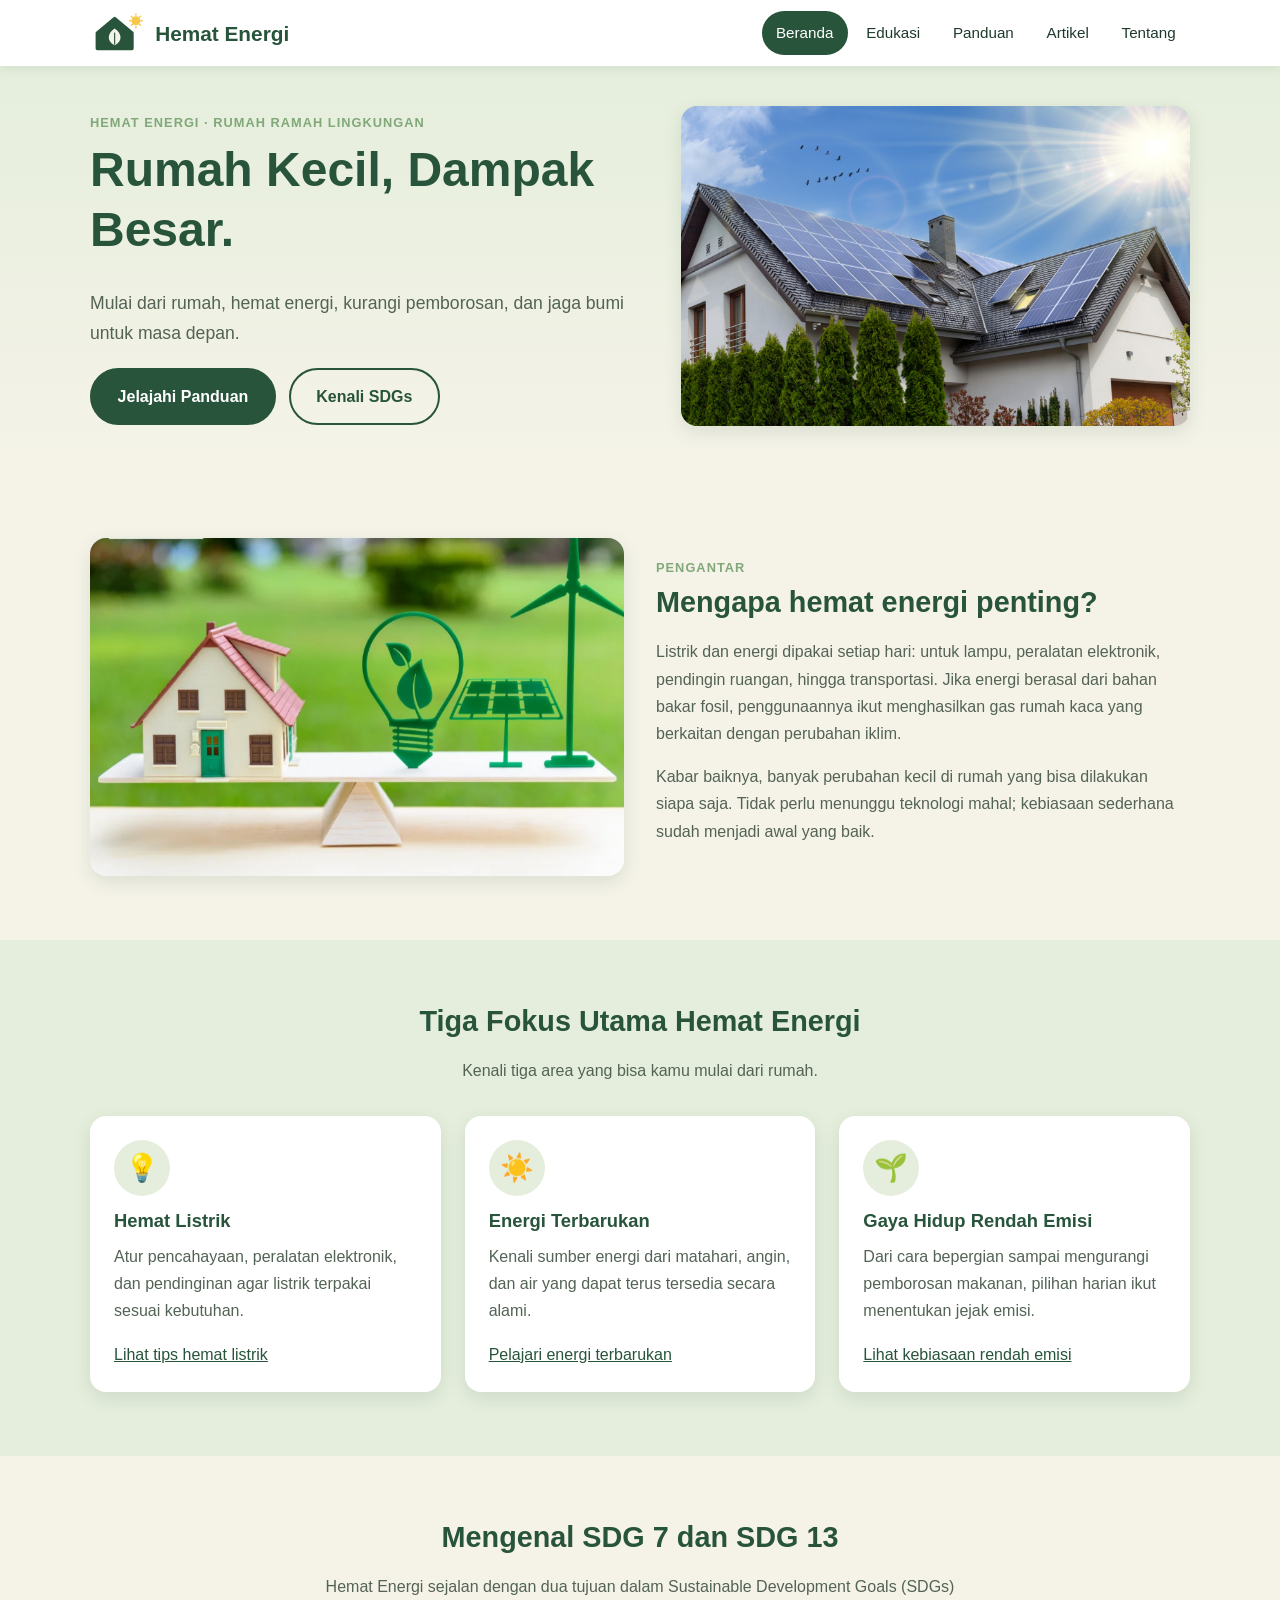
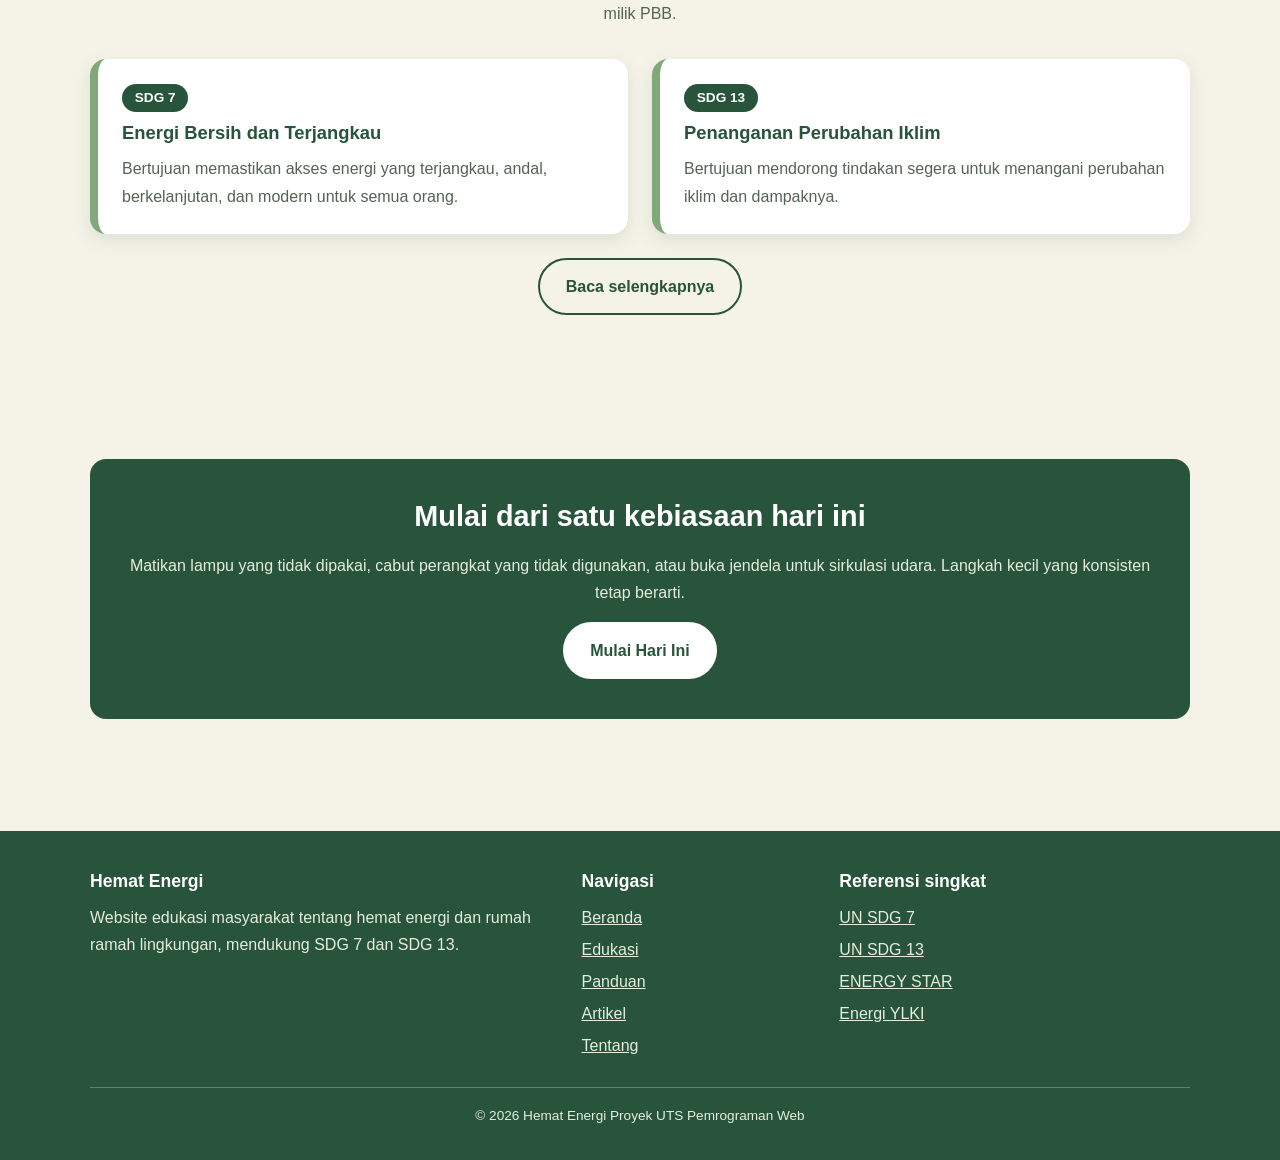
<file: index.html>
<!DOCTYPE html>
<html lang="id">
<head>
  <meta charset="UTF-8">
  <meta name="viewport" content="width=device-width, initial-scale=1.0">
  <meta name="description" content="Hemat Energi - website edukasi hemat energi dan rumah ramah lingkungan (SDG 7 dan SDG 13).">
  <title>Hemat Energi Rumah Ramah Lingkungan</title>
  <link rel="icon" href="images/favicon.svg" type="image/svg+xml">
  <link rel="stylesheet" href="css/style.css">
</head>
<body>
  <a class="skip-link" href="#konten">Lewati ke konten utama</a>

  <header class="site-header">
    <div class="container header-inner">
      <a class="brand" href="index.html"><img src="images/logo.svg" alt="" width="56" height="40"><span>Hemat Energi</span></a>
      <nav aria-label="Navigasi utama">
        <ul class="nav-list">
          <li><a class="nav-link active" href="index.html" aria-current="page">Beranda</a></li>
          <li><a class="nav-link" href="edukasi.html">Edukasi</a></li>
          <li><a class="nav-link" href="panduan.html">Panduan</a></li>
          <li><a class="nav-link" href="artikel.html">Artikel</a></li>
          <li><a class="nav-link" href="tentang.html">Tentang</a></li>
        </ul>
      </nav>
    </div>
  </header>

  <main id="konten">
    <section class="hero">
      <div class="container hero-grid">
        <div>
          <span class="eyebrow">Hemat Energi · Rumah Ramah Lingkungan</span>
          <h1>Rumah Kecil, Dampak Besar.</h1>
          <p class="lead">Mulai dari rumah, hemat energi, kurangi pemborosan, dan jaga bumi untuk masa depan.</p>
          <div class="btn-row">
            <a class="btn btn-primary" href="panduan.html">Jelajahi Panduan</a>
            <a class="btn btn-outline" href="edukasi.html">Kenali SDGs</a>
          </div>
        </div>
        <img class="hero-img" src="images/rumah-hemat-energi.png" alt="Ilustrasi rumah ramah lingkungan dengan panel surya di atap, pohon, tanaman, dan matahari" width="640" height="440">
      </div>
    </section>

    <section class="section">
      <div class="container split">
        <img src="images/energy-saving.png" alt="Ilustrasi lampu hemat energi dengan daun hijau di dalamnya" width="640" height="360" loading="lazy">
        <div>
          <span class="eyebrow">Pengantar</span>
          <h2>Mengapa hemat energi penting?</h2>
          <p>Listrik dan energi dipakai setiap hari: untuk lampu, peralatan elektronik, pendingin ruangan, hingga transportasi. Jika energi berasal dari bahan bakar fosil, penggunaannya ikut menghasilkan gas rumah kaca yang berkaitan dengan perubahan iklim.</p>
          <p>Kabar baiknya, banyak perubahan kecil di rumah yang bisa dilakukan siapa saja. Tidak perlu menunggu teknologi mahal; kebiasaan sederhana sudah menjadi awal yang baik.</p>
        </div>
      </div>
    </section>

    <section class="section section-alt">
      <div class="container">
        <div class="section-title">
          <h2>Tiga Fokus Utama Hemat Energi</h2>
          <p>Kenali tiga area yang bisa kamu mulai dari rumah.</p>
        </div>
        <div class="grid grid-3">
          <article class="card">
            <div class="card-icon" aria-hidden="true">💡</div>
            <h3>Hemat Listrik</h3>
            <p>Atur pencahayaan, peralatan elektronik, dan pendinginan agar listrik terpakai sesuai kebutuhan.</p>
            <a href="panduan.html">Lihat tips hemat listrik</a>
          </article>
          <article class="card">
            <div class="card-icon" aria-hidden="true">☀️</div>
            <h3>Energi Terbarukan</h3>
            <p>Kenali sumber energi dari matahari, angin, dan air yang dapat terus tersedia secara alami.</p>
            <a href="edukasi.html#energi-terbarukan">Pelajari energi terbarukan</a>
          </article>
          <article class="card">
            <div class="card-icon" aria-hidden="true">🌱</div>
            <h3>Gaya Hidup Rendah Emisi</h3>
            <p>Dari cara bepergian sampai mengurangi pemborosan makanan, pilihan harian ikut menentukan jejak emisi.</p>
            <a href="panduan.html#rendah-emisi">Lihat kebiasaan rendah emisi</a>
          </article>
        </div>
      </div>
    </section>

    <section class="section">
      <div class="container">
        <div class="section-title">
          <h2>Mengenal SDG 7 dan SDG 13</h2>
          <p>Hemat Energi sejalan dengan dua tujuan dalam Sustainable Development Goals (SDGs) milik PBB.</p>
        </div>
        <div class="grid grid-2">
          <article class="card sdg-card">
            <span class="sdg-number">SDG 7</span>
            <h3>Energi Bersih dan Terjangkau</h3>
            <p>Bertujuan memastikan akses energi yang terjangkau, andal, berkelanjutan, dan modern untuk semua orang.</p>
          </article>
          <article class="card sdg-card">
            <span class="sdg-number">SDG 13</span>
            <h3>Penanganan Perubahan Iklim</h3>
            <p>Bertujuan mendorong tindakan segera untuk menangani perubahan iklim dan dampaknya.</p>
          </article>
        </div>
        <p style="text-align:center; margin-top:1.5rem;"><a class="btn btn-outline" href="edukasi.html#sdgs">Baca selengkapnya</a></p>
      </div>
    </section>

    <section class="section">
      <div class="container">
        <div class="cta">
          <h2>Mulai dari satu kebiasaan hari ini</h2>
          <p>Matikan lampu yang tidak dipakai, cabut perangkat yang tidak digunakan, atau buka jendela untuk sirkulasi udara. Langkah kecil yang konsisten tetap berarti.</p>
          <a class="btn btn-primary" style="background:var(--white); color:var(--green-dark); border-color:var(--white);" href="panduan.html#mulai-hari-ini">Mulai Hari Ini</a>
        </div>
      </div>
    </section>
  </main>

  <footer class="site-footer">
    <div class="container">
      <div class="footer-grid">
        <div>
          <h2>Hemat Energi</h2>
          <p>Website edukasi masyarakat tentang hemat energi dan rumah ramah lingkungan, mendukung SDG 7 dan SDG 13.</p>
        </div>
        <nav aria-label="Navigasi footer">
          <h2>Navigasi</h2>
          <ul class="footer-links">
            <li><a href="index.html">Beranda</a></li>
            <li><a href="edukasi.html">Edukasi</a></li>
            <li><a href="panduan.html">Panduan</a></li>
            <li><a href="artikel.html">Artikel</a></li>
            <li><a href="tentang.html">Tentang</a></li>
          </ul>
        </nav>
        <div>
          <h2>Referensi singkat</h2>
          <ul class="footer-links">
            <li><a href="https://sdgs.un.org/goals/goal7" target="_blank" rel="noopener">UN SDG 7</a></li>
            <li><a href="https://sdgs.un.org/goals/goal13" target="_blank" rel="noopener">UN SDG 13</a></li>
            <li><a href="https://www.energystar.gov/saveathome" target="_blank" rel="noopener">ENERGY STAR</a></li>
            <li><a href="https://energi.ylki.or.id/" target="_blank" rel="noopener">Energi YLKI</a></li>
          </ul>
        </div>
      </div>
      <p class="footer-bottom">© 2026 Hemat Energi Proyek UTS Pemrograman Web</p>
    </div>
  </footer>
</body>
</html>
</file>
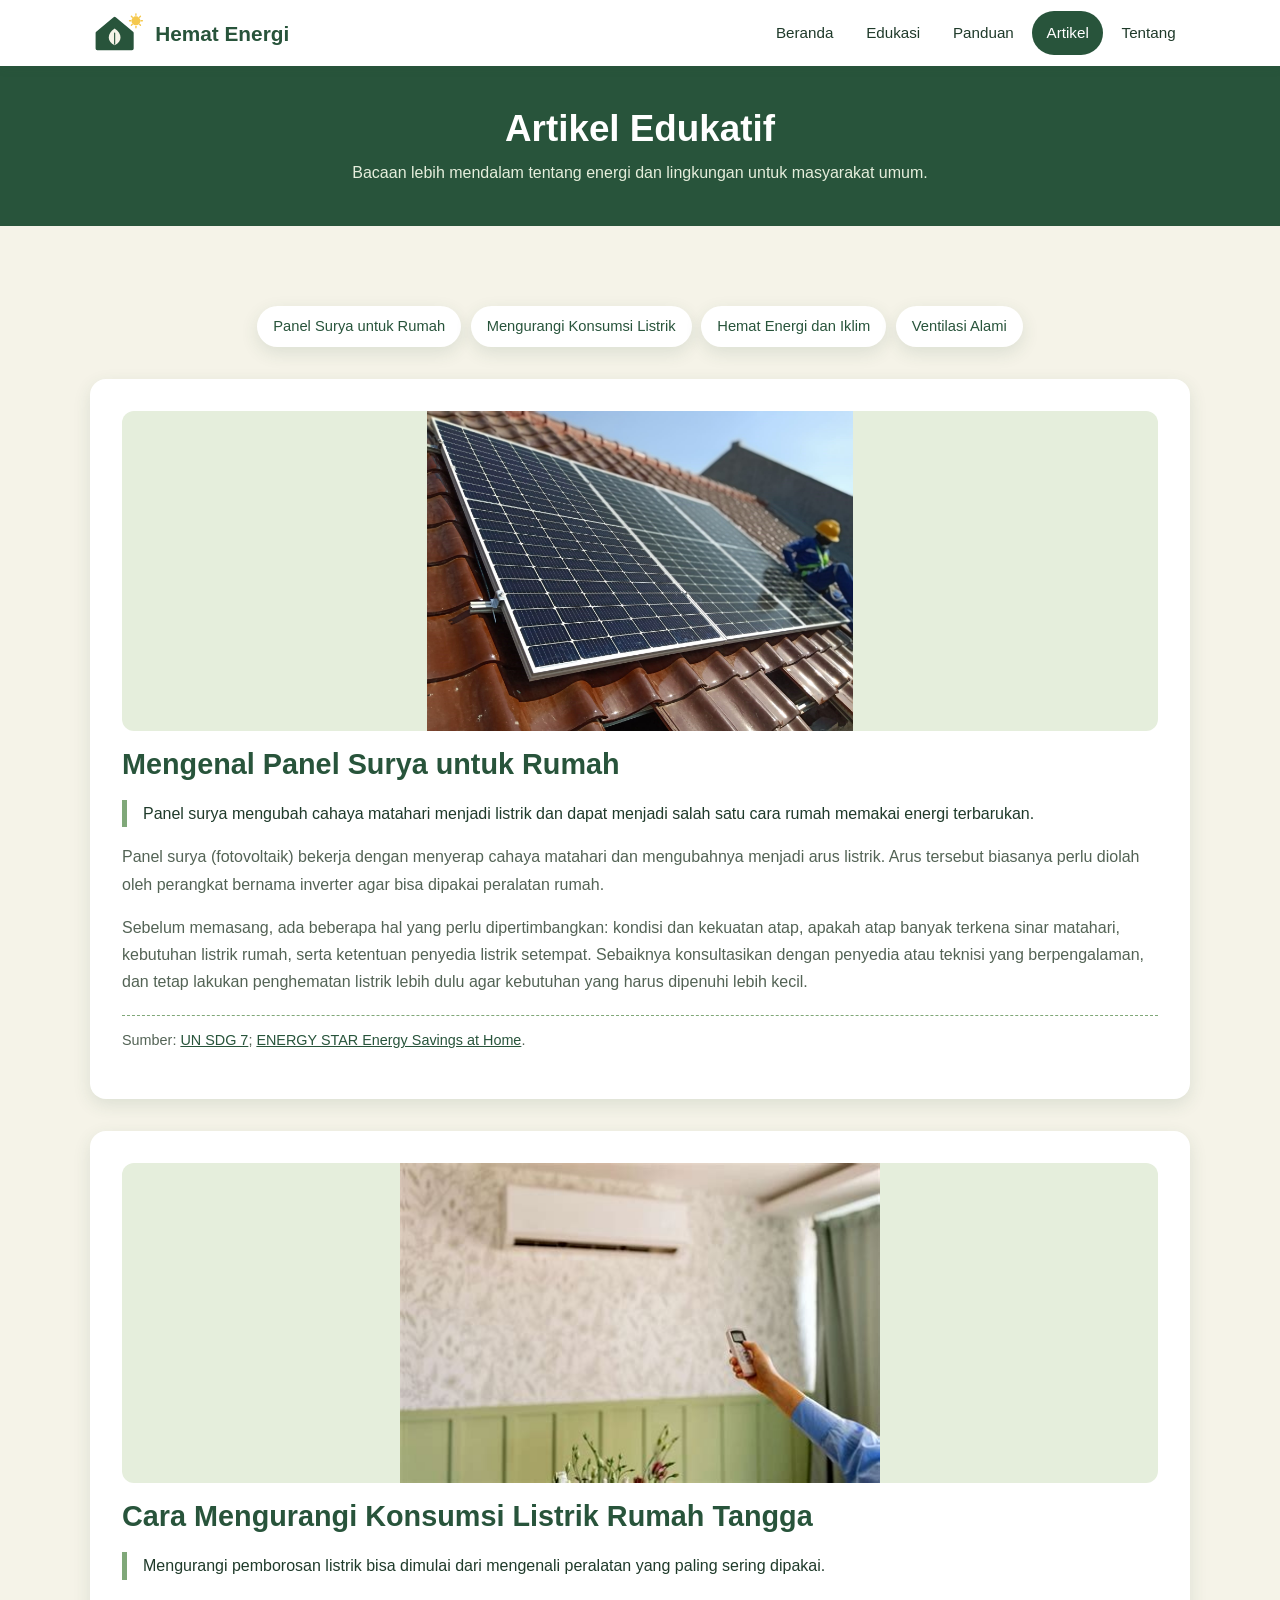
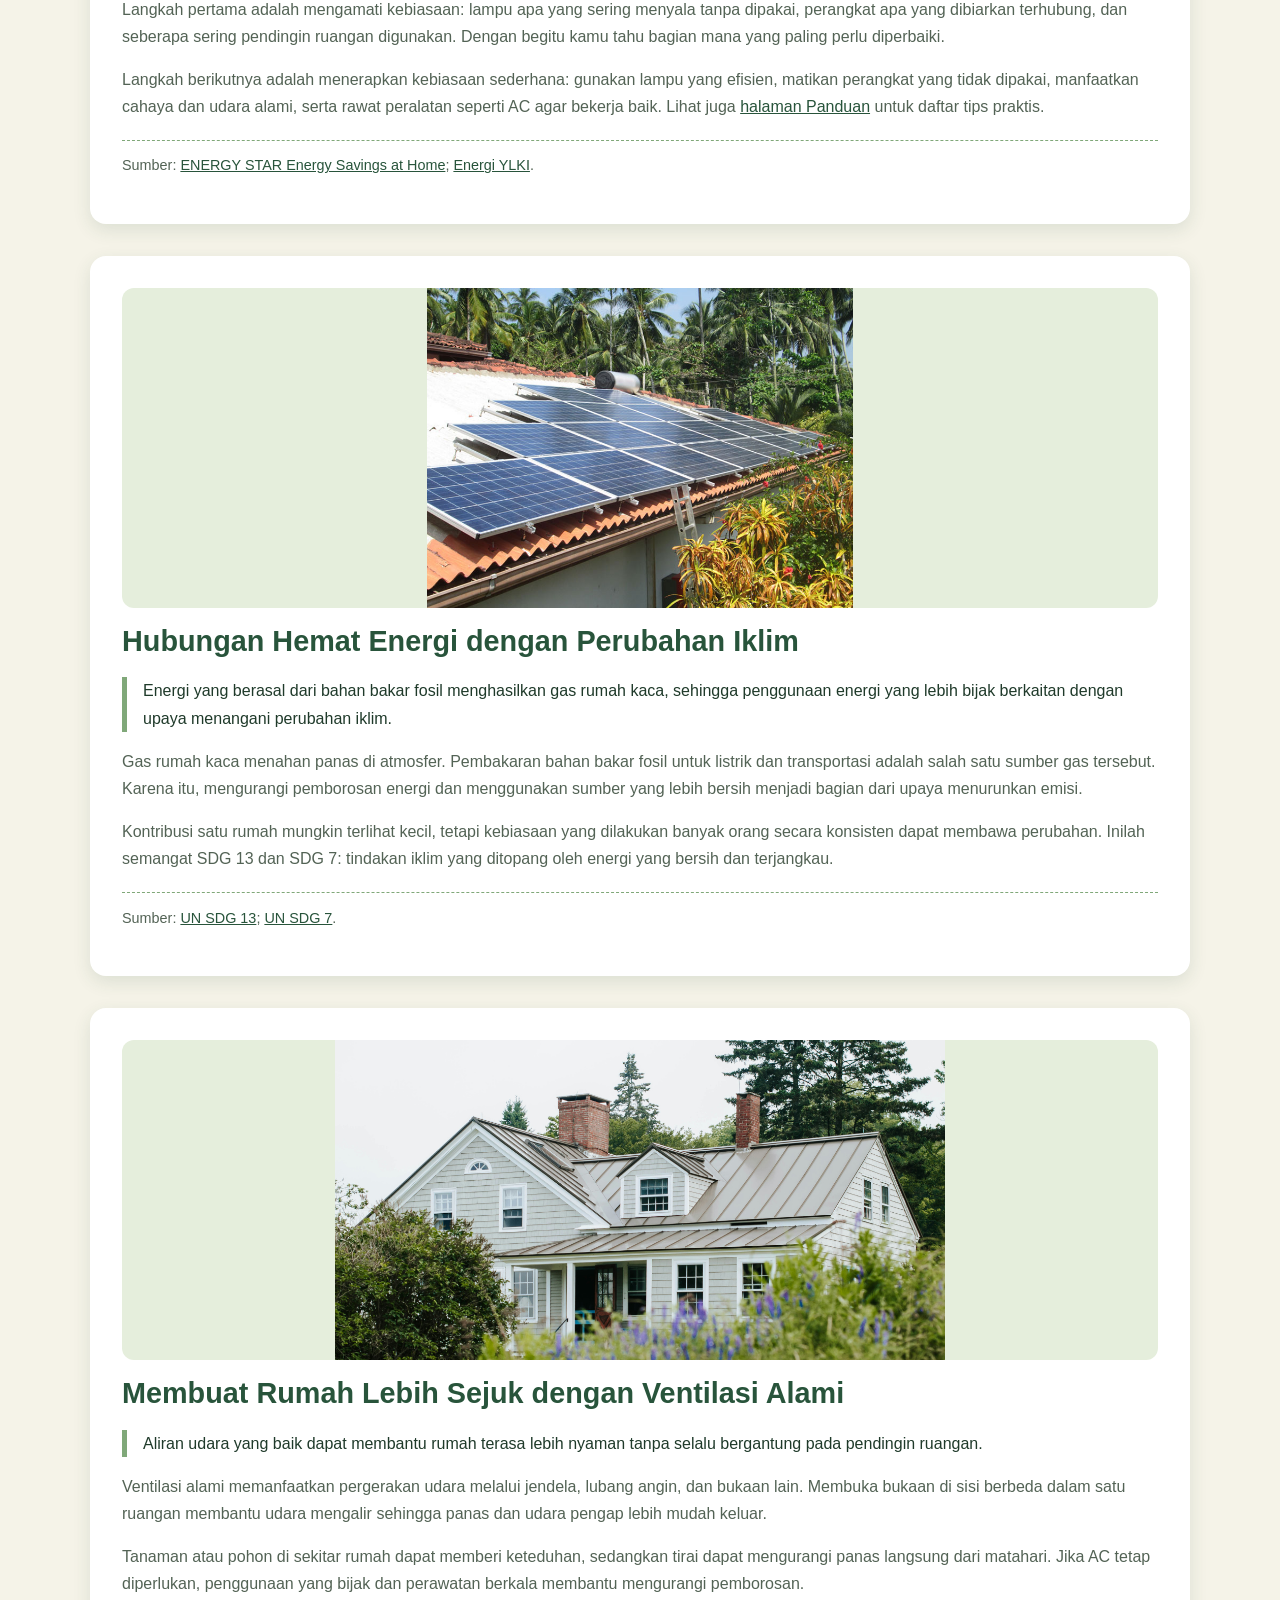
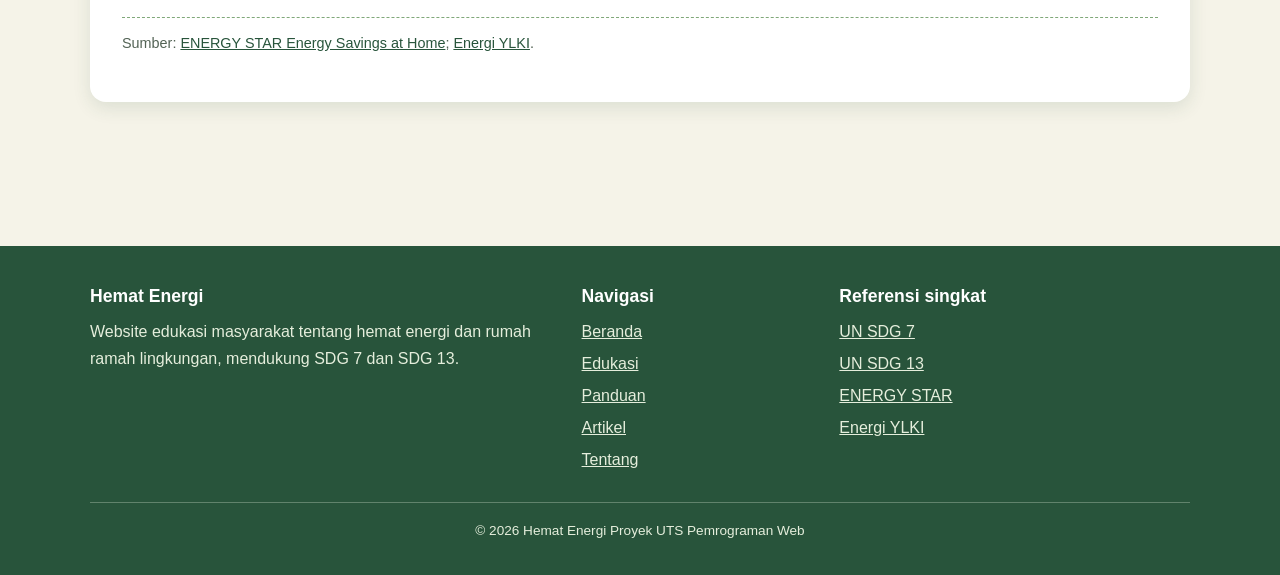
<file: artikel.html>
<!DOCTYPE html>
<html lang="id">
<head>
  <meta charset="UTF-8">
  <meta name="viewport" content="width=device-width, initial-scale=1.0">
  <meta name="description" content="Artikel edukatif: panel surya rumah, mengurangi konsumsi listrik, hemat energi dan perubahan iklim, ventilasi alami.">
  <title>Artikel Hemat Energi</title>
  <link rel="icon" href="images/favicon.svg" type="image/svg+xml">
  <link rel="stylesheet" href="css/style.css">
</head>
<body>
  <a class="skip-link" href="#konten">Lewati ke konten utama</a>

  <header class="site-header">
    <div class="container header-inner">
      <a class="brand" href="index.html"><img src="images/logo.svg" alt="" width="56" height="40"><span>Hemat Energi</span></a>
      <nav aria-label="Navigasi utama">
        <ul class="nav-list">
          <li><a class="nav-link" href="index.html">Beranda</a></li>
          <li><a class="nav-link" href="edukasi.html">Edukasi</a></li>
          <li><a class="nav-link" href="panduan.html">Panduan</a></li>
          <li><a class="nav-link active" href="artikel.html" aria-current="page">Artikel</a></li>
          <li><a class="nav-link" href="tentang.html">Tentang</a></li>
        </ul>
      </nav>
    </div>
  </header>

  <main id="konten">
    <section class="page-banner">
      <div class="container">
        <h1>Artikel Edukatif</h1>
        <p>Bacaan lebih mendalam tentang energi dan lingkungan untuk masyarakat umum.</p>
      </div>
    </section>

    <section class="section">
      <div class="container">
        <ul class="toc" aria-label="Daftar artikel">
          <li><a href="#panel-surya">Panel Surya untuk Rumah</a></li>
          <li><a href="#kurangi-listrik">Mengurangi Konsumsi Listrik</a></li>
          <li><a href="#iklim">Hemat Energi dan Iklim</a></li>
          <li><a href="#ventilasi">Ventilasi Alami</a></li>
        </ul>

        <article class="article" id="panel-surya">
          <img src="images/solar-panel.png" alt="Ilustrasi panel surya dengan sinar matahari" width="640" height="360" loading="lazy">
          <h2>Mengenal Panel Surya untuk Rumah</h2>
          <p class="summary">Panel surya mengubah cahaya matahari menjadi listrik dan dapat menjadi salah satu cara rumah memakai energi terbarukan.</p>
          <p>Panel surya (fotovoltaik) bekerja dengan menyerap cahaya matahari dan mengubahnya menjadi arus listrik. Arus tersebut biasanya perlu diolah oleh perangkat bernama inverter agar bisa dipakai peralatan rumah.</p>
          <p>Sebelum memasang, ada beberapa hal yang perlu dipertimbangkan: kondisi dan kekuatan atap, apakah atap banyak terkena sinar matahari, kebutuhan listrik rumah, serta ketentuan penyedia listrik setempat. Sebaiknya konsultasikan dengan penyedia atau teknisi yang berpengalaman, dan tetap lakukan penghematan listrik lebih dulu agar kebutuhan yang harus dipenuhi lebih kecil.</p>
          <p class="source">Sumber: <a href="https://sdgs.un.org/goals/goal7" target="_blank" rel="noopener">UN SDG 7</a>; <a href="https://www.energystar.gov/saveathome" target="_blank" rel="noopener">ENERGY STAR Energy Savings at Home</a>.</p>
        </article>

        <article class="article" id="kurangi-listrik">
          <img src="images/hemat-listrik.png" alt="Ilustrasi lampu hemat energi dengan daun hijau" width="640" height="360" loading="lazy">
          <h2>Cara Mengurangi Konsumsi Listrik Rumah Tangga</h2>
          <p class="summary">Mengurangi pemborosan listrik bisa dimulai dari mengenali peralatan yang paling sering dipakai.</p>
          <p>Langkah pertama adalah mengamati kebiasaan: lampu apa yang sering menyala tanpa dipakai, perangkat apa yang dibiarkan terhubung, dan seberapa sering pendingin ruangan digunakan. Dengan begitu kamu tahu bagian mana yang paling perlu diperbaiki.</p>
          <p>Langkah berikutnya adalah menerapkan kebiasaan sederhana: gunakan lampu yang efisien, matikan perangkat yang tidak dipakai, manfaatkan cahaya dan udara alami, serta rawat peralatan seperti AC agar bekerja baik. Lihat juga <a href="panduan.html">halaman Panduan</a> untuk daftar tips praktis.</p>
          <p class="source">Sumber: <a href="https://www.energystar.gov/saveathome" target="_blank" rel="noopener">ENERGY STAR Energy Savings at Home</a>; <a href="https://energi.ylki.or.id/" target="_blank" rel="noopener">Energi YLKI</a>.</p>
        </article>

        <article class="article" id="iklim">
          <img src="images/panel-pohon.png" alt="Ilustrasi rumah ramah lingkungan dengan panel surya dan pohon" width="640" height="440" loading="lazy">
          <h2>Hubungan Hemat Energi dengan Perubahan Iklim</h2>
          <p class="summary">Energi yang berasal dari bahan bakar fosil menghasilkan gas rumah kaca, sehingga penggunaan energi yang lebih bijak berkaitan dengan upaya menangani perubahan iklim.</p>
          <p>Gas rumah kaca menahan panas di atmosfer. Pembakaran bahan bakar fosil untuk listrik dan transportasi adalah salah satu sumber gas tersebut. Karena itu, mengurangi pemborosan energi dan menggunakan sumber yang lebih bersih menjadi bagian dari upaya menurunkan emisi.</p>
          <p>Kontribusi satu rumah mungkin terlihat kecil, tetapi kebiasaan yang dilakukan banyak orang secara konsisten dapat membawa perubahan. Inilah semangat SDG 13 dan SDG 7: tindakan iklim yang ditopang oleh energi yang bersih dan terjangkau.</p>
          <p class="source">Sumber: <a href="https://sdgs.un.org/goals/goal13" target="_blank" rel="noopener">UN SDG 13</a>; <a href="https://sdgs.un.org/goals/goal7" target="_blank" rel="noopener">UN SDG 7</a>.</p>
        </article>

        <article class="article" id="ventilasi">
          <img src="images/jendela.png" alt="Ilustrasi rumah dengan jendela dan pepohonan di sekitarnya" width="640" height="440" loading="lazy">
          <h2>Membuat Rumah Lebih Sejuk dengan Ventilasi Alami</h2>
          <p class="summary">Aliran udara yang baik dapat membantu rumah terasa lebih nyaman tanpa selalu bergantung pada pendingin ruangan.</p>
          <p>Ventilasi alami memanfaatkan pergerakan udara melalui jendela, lubang angin, dan bukaan lain. Membuka bukaan di sisi berbeda dalam satu ruangan membantu udara mengalir sehingga panas dan udara pengap lebih mudah keluar.</p>
          <p>Tanaman atau pohon di sekitar rumah dapat memberi keteduhan, sedangkan tirai dapat mengurangi panas langsung dari matahari. Jika AC tetap diperlukan, penggunaan yang bijak dan perawatan berkala membantu mengurangi pemborosan.</p>
          <p class="source">Sumber: <a href="https://www.energystar.gov/saveathome" target="_blank" rel="noopener">ENERGY STAR Energy Savings at Home</a>; <a href="https://energi.ylki.or.id/" target="_blank" rel="noopener">Energi YLKI</a>.</p>
        </article>
      </div>
    </section>
  </main>

  <footer class="site-footer">
    <div class="container">
      <div class="footer-grid">
        <div>
          <h2>Hemat Energi</h2>
          <p>Website edukasi masyarakat tentang hemat energi dan rumah ramah lingkungan, mendukung SDG 7 dan SDG 13.</p>
        </div>
        <nav aria-label="Navigasi footer">
          <h2>Navigasi</h2>
          <ul class="footer-links">
            <li><a href="index.html">Beranda</a></li>
            <li><a href="edukasi.html">Edukasi</a></li>
            <li><a href="panduan.html">Panduan</a></li>
            <li><a href="artikel.html">Artikel</a></li>
            <li><a href="tentang.html">Tentang</a></li>
          </ul>
        </nav>
        <div>
          <h2>Referensi singkat</h2>
          <ul class="footer-links">
            <li><a href="https://sdgs.un.org/goals/goal7" target="_blank" rel="noopener">UN SDG 7</a></li>
            <li><a href="https://sdgs.un.org/goals/goal13" target="_blank" rel="noopener">UN SDG 13</a></li>
            <li><a href="https://www.energystar.gov/saveathome" target="_blank" rel="noopener">ENERGY STAR</a></li>
            <li><a href="https://energi.ylki.or.id/" target="_blank" rel="noopener">Energi YLKI</a></li>
          </ul>
        </div>
      </div>
      <p class="footer-bottom">© 2026 Hemat Energi Proyek UTS Pemrograman Web</p>
    </div>
  </footer>
</body>
</html>
</file>
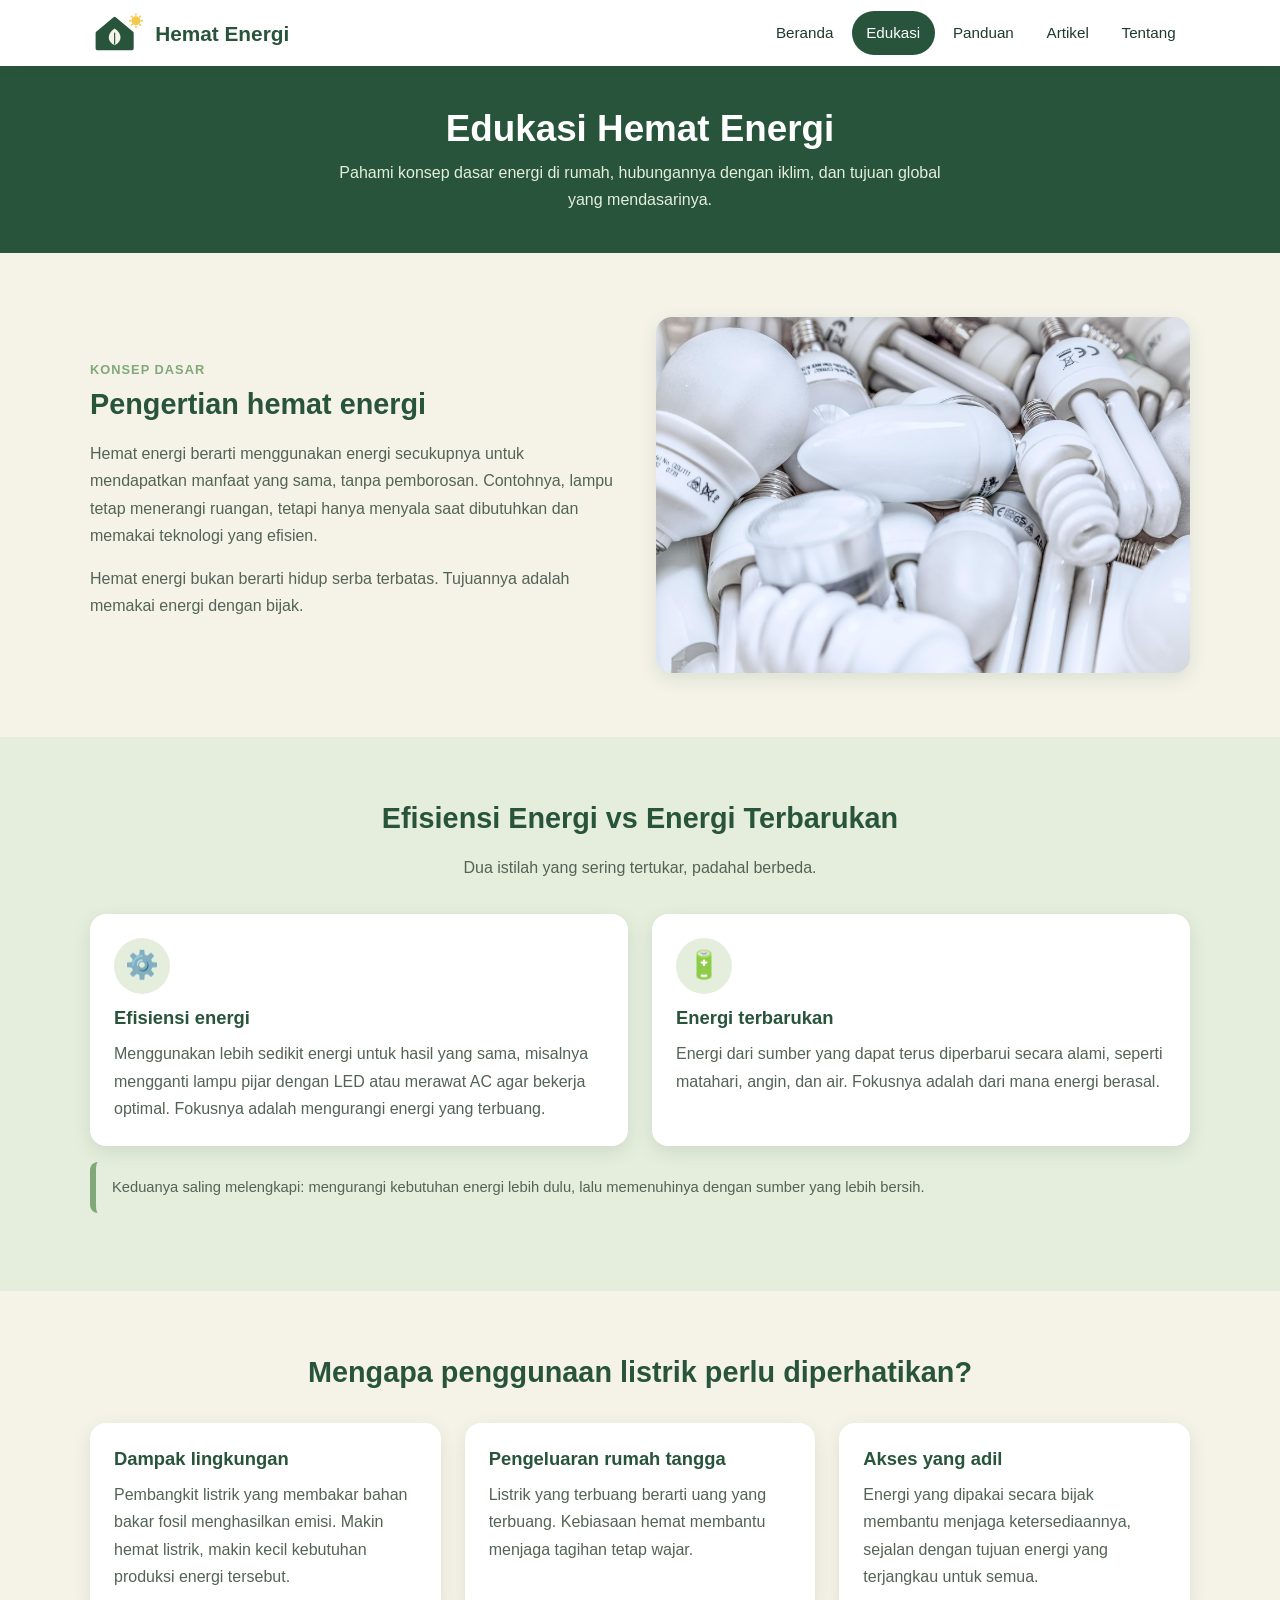
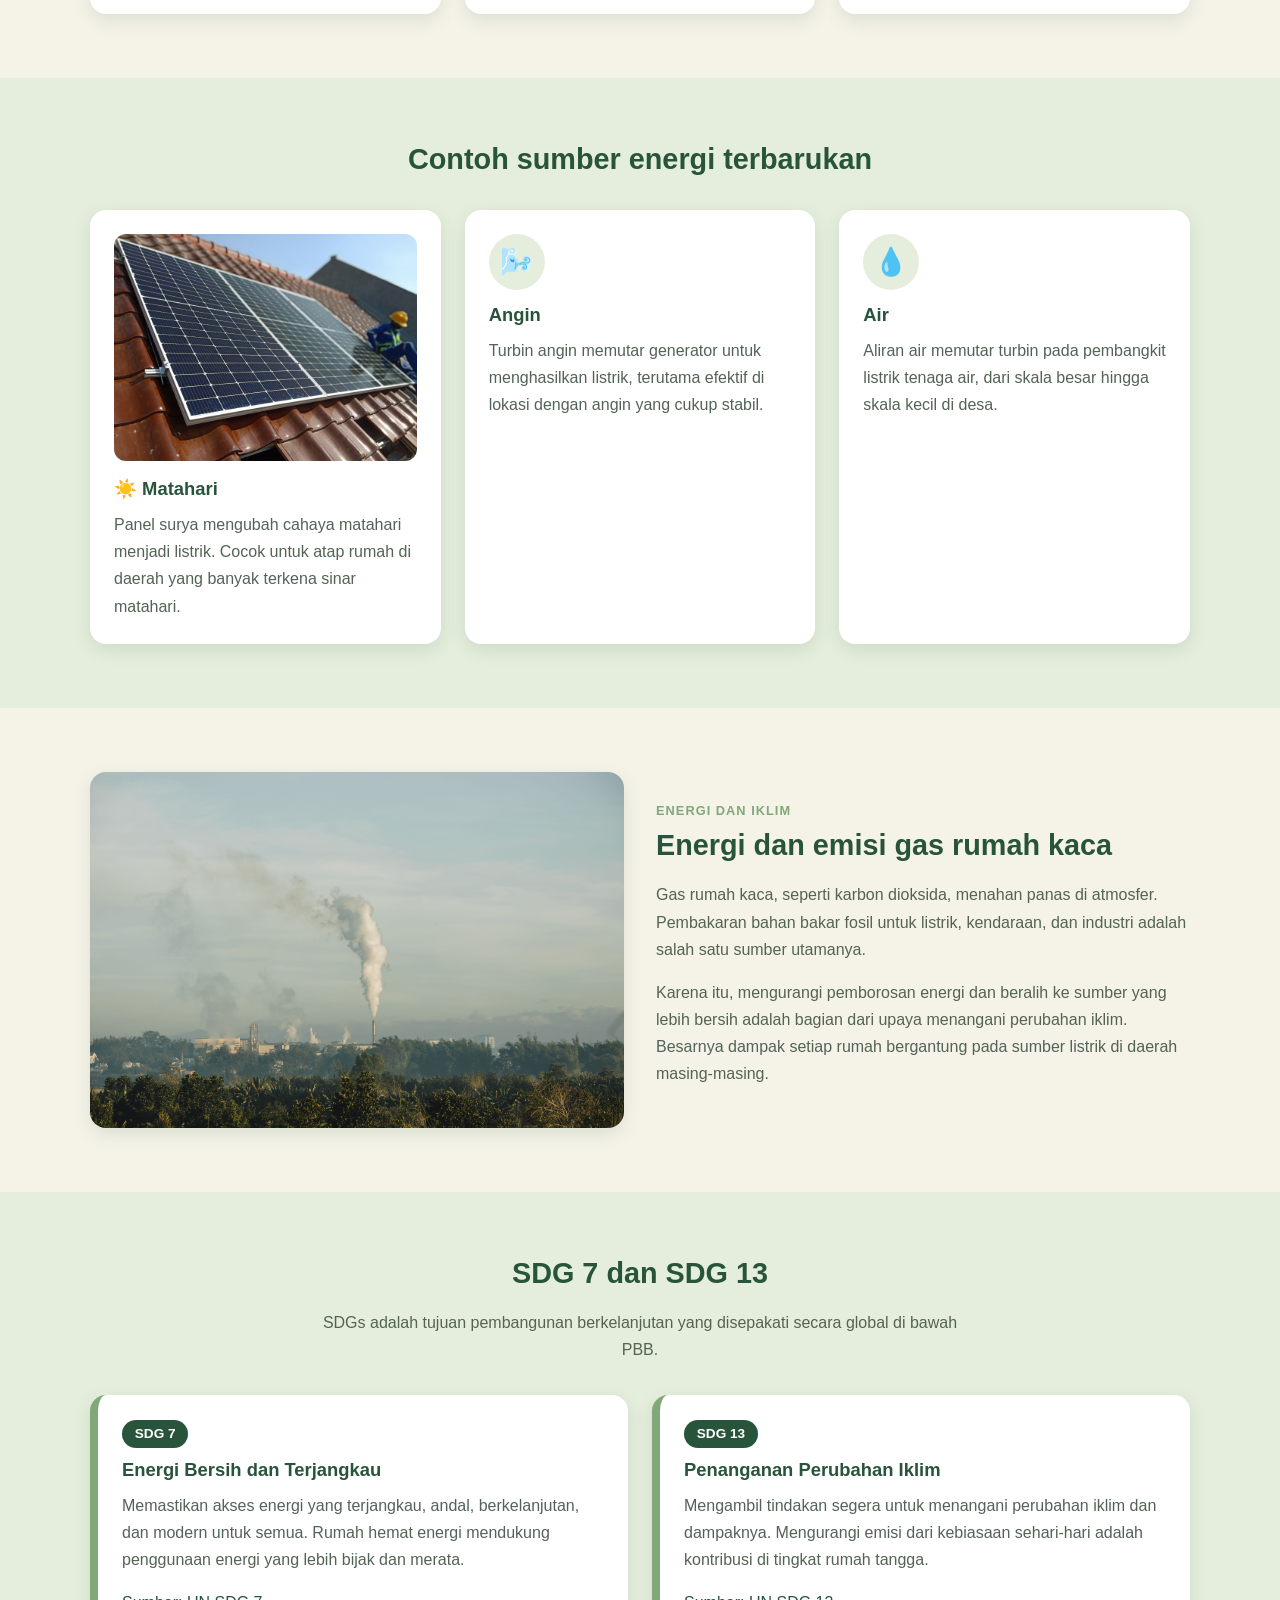
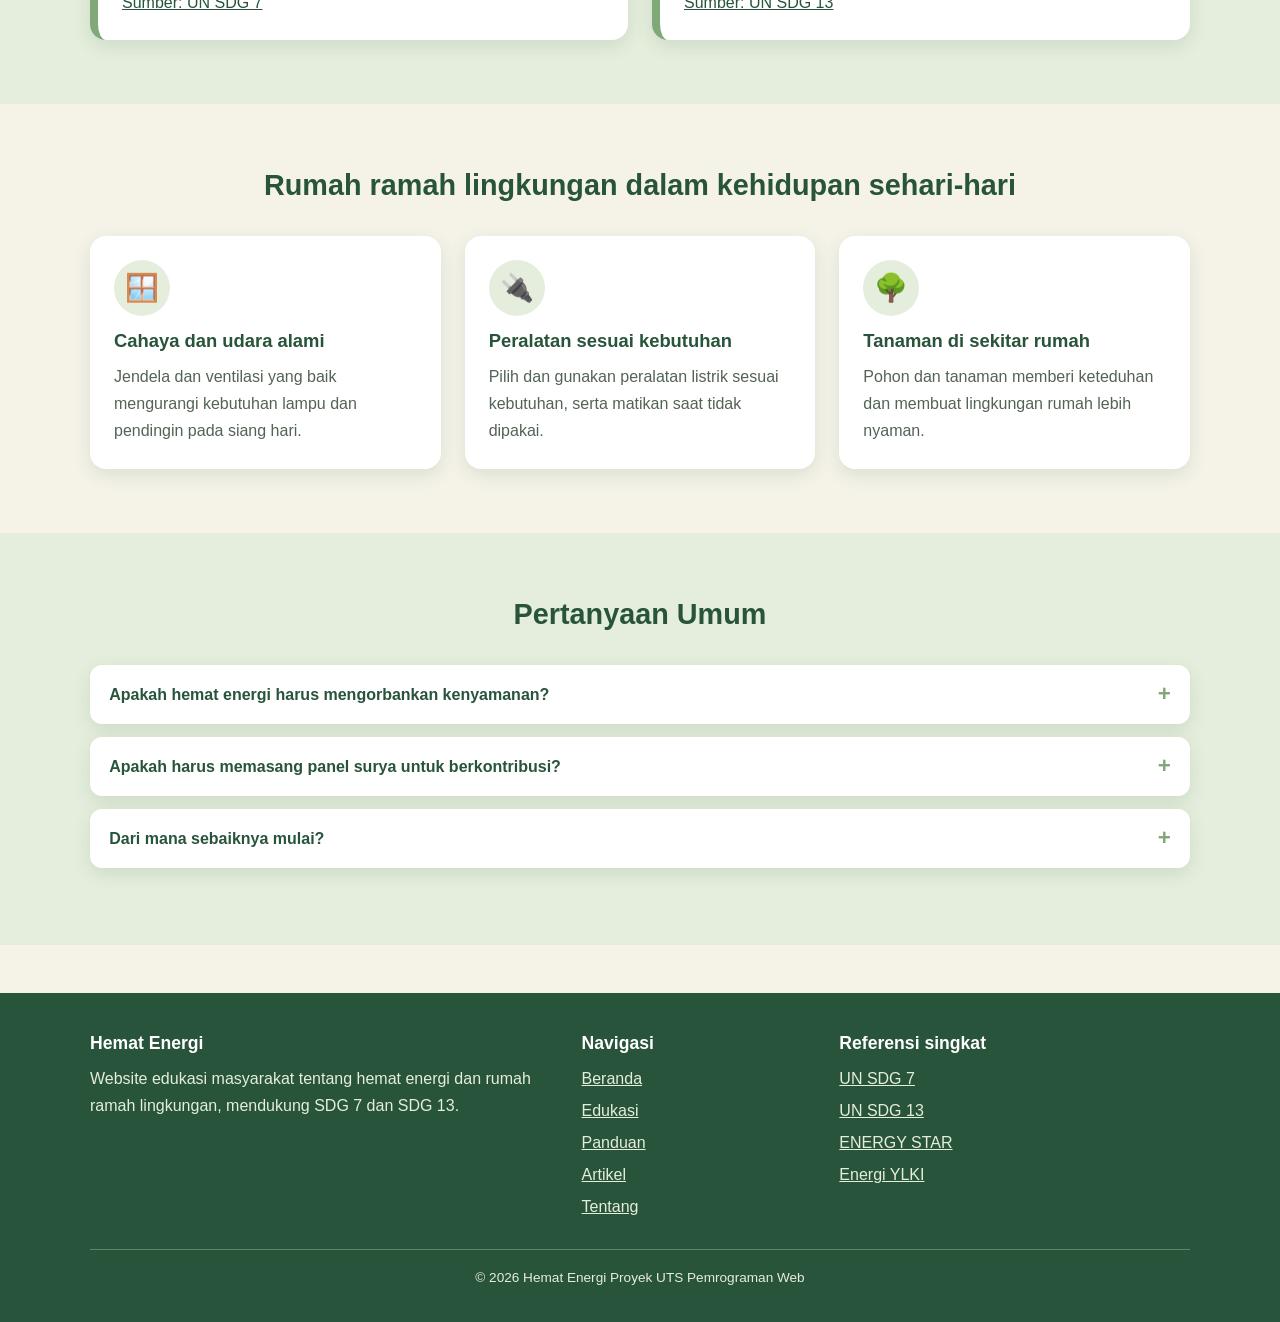
<file: edukasi.html>
<!DOCTYPE html>
<html lang="id">
<head>
  <meta charset="UTF-8">
  <meta name="viewport" content="width=device-width, initial-scale=1.0">
  <meta name="description" content="Dasar-dasar hemat energi, energi terbarukan, emisi gas rumah kaca, SDG 7 dan SDG 13.">
  <title>Edukasi Hemat Energi</title>
  <link rel="icon" href="images/favicon.svg" type="image/svg+xml">
  <link rel="stylesheet" href="css/style.css">
</head>
<body>
  <a class="skip-link" href="#konten">Lewati ke konten utama</a>

  <header class="site-header">
    <div class="container header-inner">
      <a class="brand" href="index.html"><img src="images/logo.svg" alt="" width="56" height="40"><span>Hemat Energi</span></a>
      <nav aria-label="Navigasi utama">
        <ul class="nav-list">
          <li><a class="nav-link" href="index.html">Beranda</a></li>
          <li><a class="nav-link active" href="edukasi.html" aria-current="page">Edukasi</a></li>
          <li><a class="nav-link" href="panduan.html">Panduan</a></li>
          <li><a class="nav-link" href="artikel.html">Artikel</a></li>
          <li><a class="nav-link" href="tentang.html">Tentang</a></li>
        </ul>
      </nav>
    </div>
  </header>

  <main id="konten">
    <section class="page-banner">
      <div class="container">
        <h1>Edukasi Hemat Energi</h1>
        <p>Pahami konsep dasar energi di rumah, hubungannya dengan iklim, dan tujuan global yang mendasarinya.</p>
      </div>
    </section>

    <section class="section">
      <div class="container split">
        <div>
          <span class="eyebrow">Konsep dasar</span>
          <h2>Pengertian hemat energi</h2>
          <p>Hemat energi berarti menggunakan energi secukupnya untuk mendapatkan manfaat yang sama, tanpa pemborosan. Contohnya, lampu tetap menerangi ruangan, tetapi hanya menyala saat dibutuhkan dan memakai teknologi yang efisien.</p>
          <p>Hemat energi bukan berarti hidup serba terbatas. Tujuannya adalah memakai energi dengan bijak.</p>
        </div>
        <img src="images/hemat-energiedukasi.png" alt="Ilustrasi lampu hemat energi dengan daun hijau" width="640" height="360" loading="lazy">
      </div>
    </section>

    <section class="section section-alt">
      <div class="container">
        <div class="section-title">
          <h2>Efisiensi Energi vs Energi Terbarukan</h2>
          <p>Dua istilah yang sering tertukar, padahal berbeda.</p>
        </div>
        <div class="grid grid-2">
          <article class="card">
            <div class="card-icon" aria-hidden="true">⚙️</div>
            <h3>Efisiensi energi</h3>
            <p>Menggunakan lebih sedikit energi untuk hasil yang sama, misalnya mengganti lampu pijar dengan LED atau merawat AC agar bekerja optimal. Fokusnya adalah mengurangi energi yang terbuang.</p>
          </article>
          <article class="card">
            <div class="card-icon" aria-hidden="true">🔋</div>
            <h3>Energi terbarukan</h3>
            <p>Energi dari sumber yang dapat terus diperbarui secara alami, seperti matahari, angin, dan air. Fokusnya adalah dari mana energi berasal.</p>
          </article>
        </div>
        <p class="note">Keduanya saling melengkapi: mengurangi kebutuhan energi lebih dulu, lalu memenuhinya dengan sumber yang lebih bersih.</p>
      </div>
    </section>

    <section class="section">
      <div class="container">
        <div class="section-title">
          <h2>Mengapa penggunaan listrik perlu diperhatikan?</h2>
        </div>
        <div class="grid grid-3">
          <article class="card">
            <h3>Dampak lingkungan</h3>
            <p>Pembangkit listrik yang membakar bahan bakar fosil menghasilkan emisi. Makin hemat listrik, makin kecil kebutuhan produksi energi tersebut.</p>
          </article>
          <article class="card">
            <h3>Pengeluaran rumah tangga</h3>
            <p>Listrik yang terbuang berarti uang yang terbuang. Kebiasaan hemat membantu menjaga tagihan tetap wajar.</p>
          </article>
          <article class="card">
            <h3>Akses yang adil</h3>
            <p>Energi yang dipakai secara bijak membantu menjaga ketersediaannya, sejalan dengan tujuan energi yang terjangkau untuk semua.</p>
          </article>
        </div>
      </div>
    </section>

    <section class="section section-alt" id="energi-terbarukan">
      <div class="container">
        <div class="section-title">
          <h2>Contoh sumber energi terbarukan</h2>
        </div>
        <div class="grid grid-3">
          <article class="card">
            <img src="images/solar-panel.png" alt="Ilustrasi panel surya menerima sinar matahari" width="640" height="360" loading="lazy">
            <h3>☀️ Matahari</h3>
            <p>Panel surya mengubah cahaya matahari menjadi listrik. Cocok untuk atap rumah di daerah yang banyak terkena sinar matahari.</p>
          </article>
          <article class="card">
            <div class="card-icon" aria-hidden="true">🌬️</div>
            <h3>Angin</h3>
            <p>Turbin angin memutar generator untuk menghasilkan listrik, terutama efektif di lokasi dengan angin yang cukup stabil.</p>
          </article>
          <article class="card">
            <div class="card-icon" aria-hidden="true">💧</div>
            <h3>Air</h3>
            <p>Aliran air memutar turbin pada pembangkit listrik tenaga air, dari skala besar hingga skala kecil di desa.</p>
          </article>
        </div>
      </div>
    </section>

    <section class="section">
      <div class="container split">
        <img src="images/emisi-rumah-kaca.png" alt="Rumah ramah lingkungan dengan panel surya, pohon, dan tanaman" width="640" height="440" loading="lazy">
        <div>
          <span class="eyebrow">Energi dan iklim</span>
          <h2>Energi dan emisi gas rumah kaca</h2>
          <p>Gas rumah kaca, seperti karbon dioksida, menahan panas di atmosfer. Pembakaran bahan bakar fosil untuk listrik, kendaraan, dan industri adalah salah satu sumber utamanya.</p>
          <p>Karena itu, mengurangi pemborosan energi dan beralih ke sumber yang lebih bersih adalah bagian dari upaya menangani perubahan iklim. Besarnya dampak setiap rumah bergantung pada sumber listrik di daerah masing-masing.</p>
        </div>
      </div>
    </section>

    <section class="section section-alt" id="sdgs">
      <div class="container">
        <div class="section-title">
          <h2>SDG 7 dan SDG 13</h2>
          <p>SDGs adalah tujuan pembangunan berkelanjutan yang disepakati secara global di bawah PBB.</p>
        </div>
        <div class="grid grid-2">
          <article class="card sdg-card">
            <span class="sdg-number">SDG 7</span>
            <h3>Energi Bersih dan Terjangkau</h3>
            <p>Memastikan akses energi yang terjangkau, andal, berkelanjutan, dan modern untuk semua. Rumah hemat energi mendukung penggunaan energi yang lebih bijak dan merata.</p>
            <p><a href="https://sdgs.un.org/goals/goal7" target="_blank" rel="noopener">Sumber: UN SDG 7</a></p>
          </article>
          <article class="card sdg-card">
            <span class="sdg-number">SDG 13</span>
            <h3>Penanganan Perubahan Iklim</h3>
            <p>Mengambil tindakan segera untuk menangani perubahan iklim dan dampaknya. Mengurangi emisi dari kebiasaan sehari-hari adalah kontribusi di tingkat rumah tangga.</p>
            <p><a href="https://sdgs.un.org/goals/goal13" target="_blank" rel="noopener">Sumber: UN SDG 13</a></p>
          </article>
        </div>
      </div>
    </section>

    <section class="section">
      <div class="container">
        <div class="section-title">
          <h2>Rumah ramah lingkungan dalam kehidupan sehari-hari</h2>
        </div>
        <div class="grid grid-3">
          <article class="card"><div class="card-icon" aria-hidden="true">🪟</div><h3>Cahaya dan udara alami</h3><p>Jendela dan ventilasi yang baik mengurangi kebutuhan lampu dan pendingin pada siang hari.</p></article>
          <article class="card"><div class="card-icon" aria-hidden="true">🔌</div><h3>Peralatan sesuai kebutuhan</h3><p>Pilih dan gunakan peralatan listrik sesuai kebutuhan, serta matikan saat tidak dipakai.</p></article>
          <article class="card"><div class="card-icon" aria-hidden="true">🌳</div><h3>Tanaman di sekitar rumah</h3><p>Pohon dan tanaman memberi keteduhan dan membuat lingkungan rumah lebih nyaman.</p></article>
        </div>
      </div>
    </section>

    <section class="section section-alt">
      <div class="container">
        <div class="section-title"><h2>Pertanyaan Umum</h2></div>
        <details>
          <summary>Apakah hemat energi harus mengorbankan kenyamanan?</summary>
          <p>Tidak. Hemat energi berarti menghilangkan pemborosan, misalnya lampu menyala di ruangan kosong, sambil tetap menjaga kenyamanan.</p>
        </details>
        <details>
          <summary>Apakah harus memasang panel surya untuk berkontribusi?</summary>
          <p>Tidak harus. Mengubah kebiasaan dan merawat peralatan sudah menjadi kontribusi nyata. Panel surya adalah salah satu opsi tambahan jika memungkinkan.</p>
        </details>
        <details>
          <summary>Dari mana sebaiknya mulai?</summary>
          <p>Mulailah dari kebiasaan termudah, lalu lanjutkan dengan <a href="panduan.html">panduan praktis</a> kami.</p>
        </details>
      </div>
    </section>
  </main>

  <footer class="site-footer">
    <div class="container">
      <div class="footer-grid">
        <div>
          <h2>Hemat Energi</h2>
          <p>Website edukasi masyarakat tentang hemat energi dan rumah ramah lingkungan, mendukung SDG 7 dan SDG 13.</p>
        </div>
        <nav aria-label="Navigasi footer">
          <h2>Navigasi</h2>
          <ul class="footer-links">
            <li><a href="index.html">Beranda</a></li>
            <li><a href="edukasi.html">Edukasi</a></li>
            <li><a href="panduan.html">Panduan</a></li>
            <li><a href="artikel.html">Artikel</a></li>
            <li><a href="tentang.html">Tentang</a></li>
          </ul>
        </nav>
        <div>
          <h2>Referensi singkat</h2>
          <ul class="footer-links">
            <li><a href="https://sdgs.un.org/goals/goal7" target="_blank" rel="noopener">UN SDG 7</a></li>
            <li><a href="https://sdgs.un.org/goals/goal13" target="_blank" rel="noopener">UN SDG 13</a></li>
            <li><a href="https://www.energystar.gov/saveathome" target="_blank" rel="noopener">ENERGY STAR</a></li>
            <li><a href="https://energi.ylki.or.id/" target="_blank" rel="noopener">Energi YLKI</a></li>
          </ul>
        </div>
      </div>
      <p class="footer-bottom">© 2026 Hemat Energi Proyek UTS Pemrograman Web</p>
    </div>
  </footer>
</body>
</html>
</file>
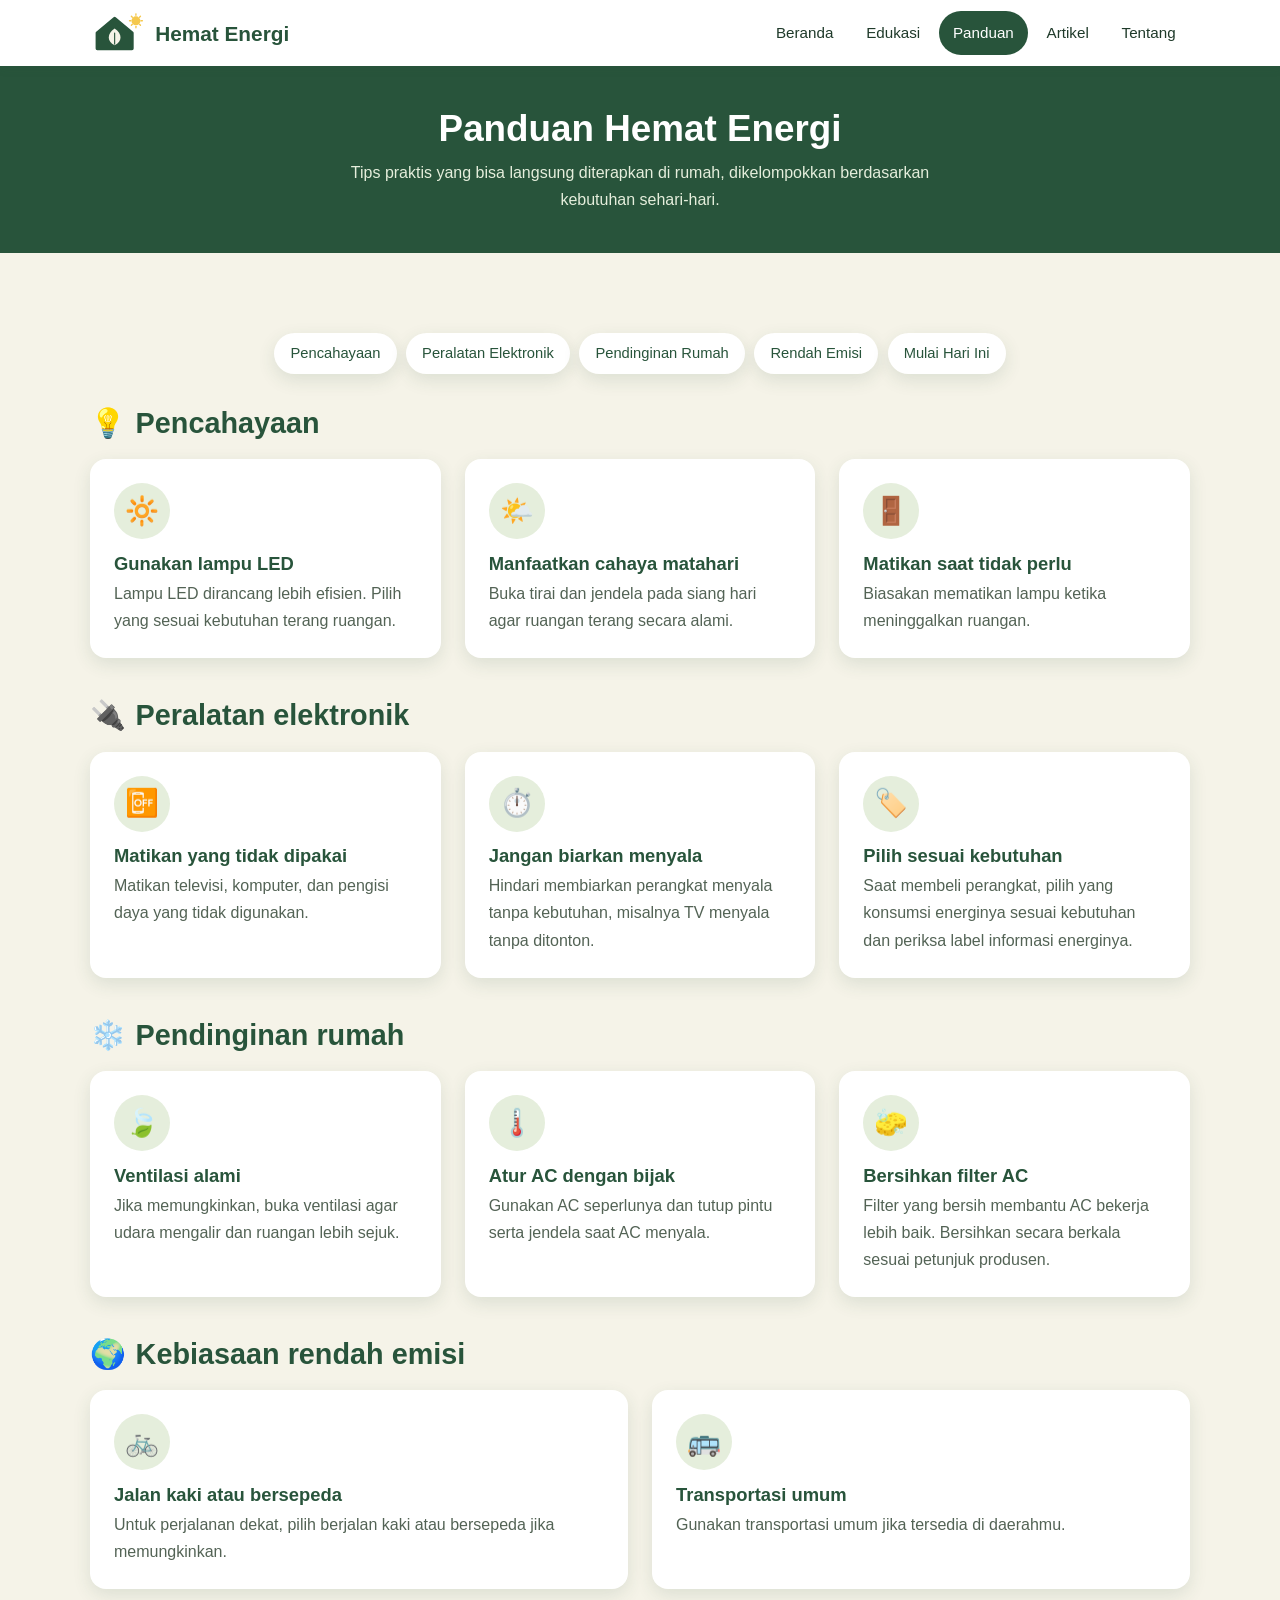
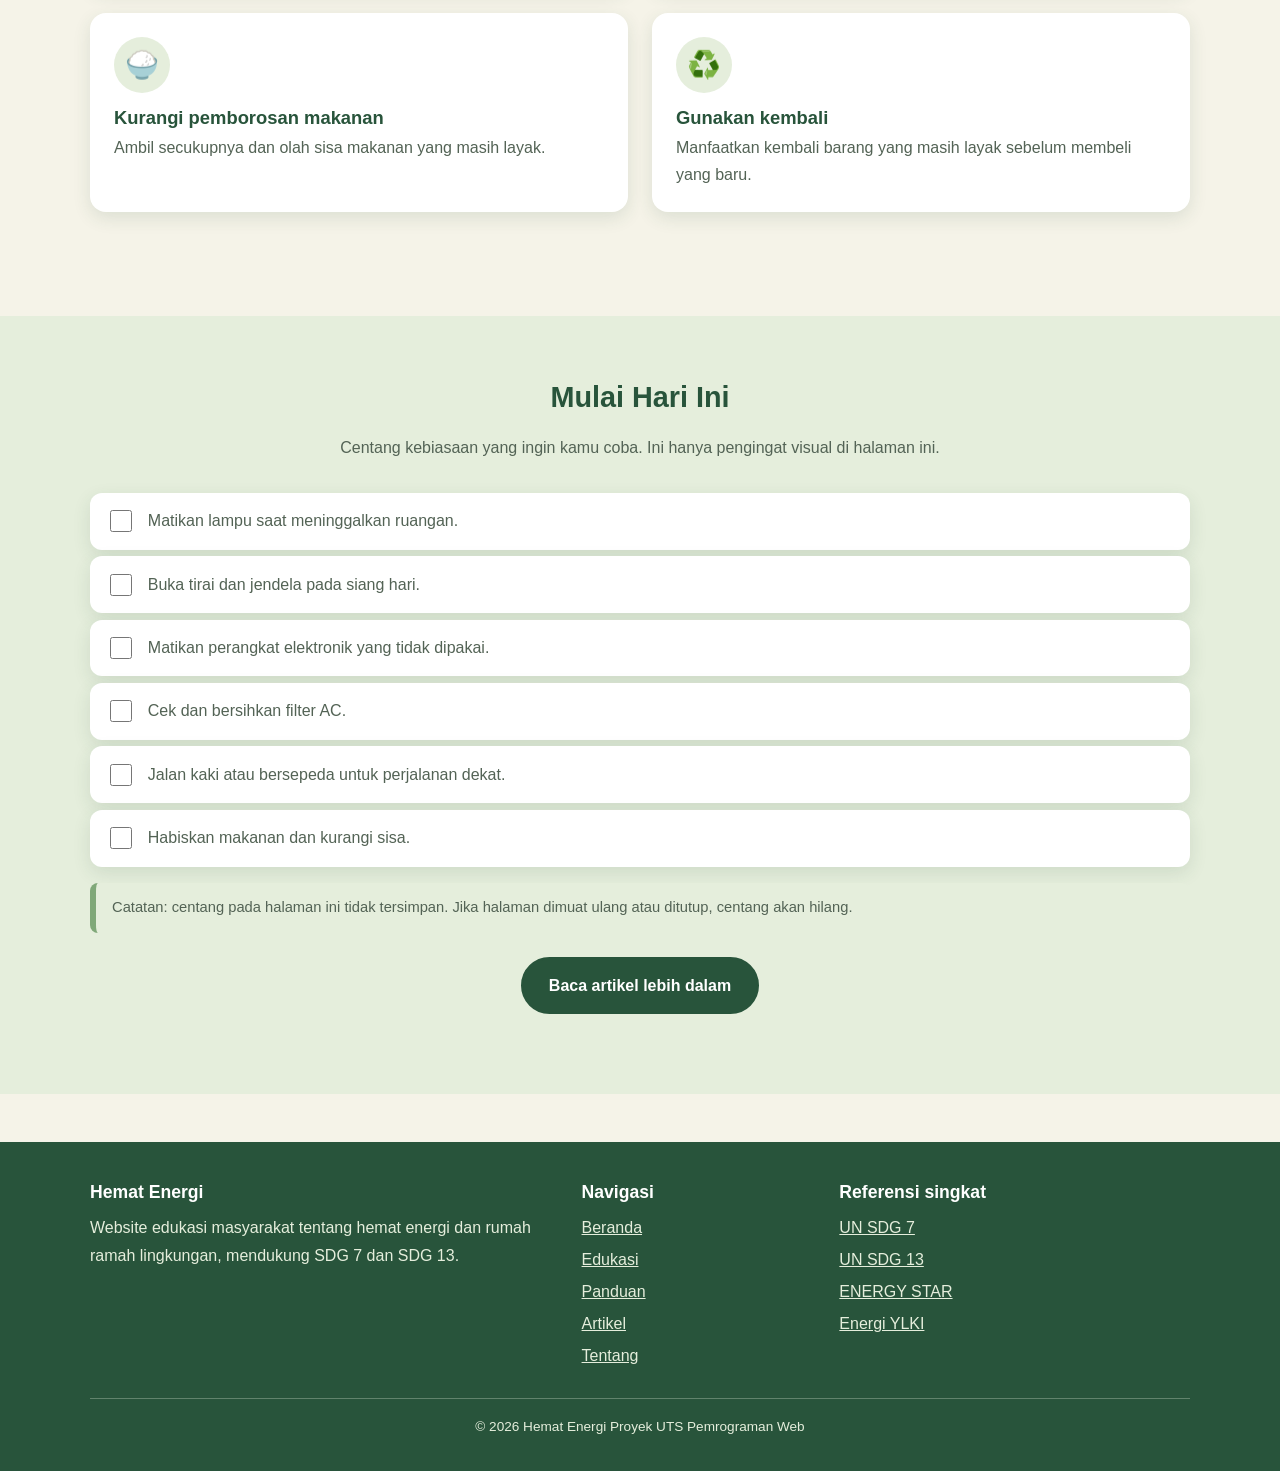
<file: panduan.html>
<!DOCTYPE html>
<html lang="id">
<head>
  <meta charset="UTF-8">
  <meta name="viewport" content="width=device-width, initial-scale=1.0">
  <meta name="description" content="Tips praktis hemat energi di rumah: pencahayaan, peralatan elektronik, pendinginan, dan kebiasaan rendah emisi.">
  <title>Panduan Hemat Energi</title>
  <link rel="icon" href="images/favicon.svg" type="image/svg+xml">
  <link rel="stylesheet" href="css/style.css">
</head>
<body>
  <a class="skip-link" href="#konten">Lewati ke konten utama</a>

  <header class="site-header">
    <div class="container header-inner">
      <a class="brand" href="index.html"><img src="images/logo.svg" alt="" width="56" height="40"><span>Hemat Energi</span></a>
      <nav aria-label="Navigasi utama">
        <ul class="nav-list">
          <li><a class="nav-link" href="index.html">Beranda</a></li>
          <li><a class="nav-link" href="edukasi.html">Edukasi</a></li>
          <li><a class="nav-link active" href="panduan.html" aria-current="page">Panduan</a></li>
          <li><a class="nav-link" href="artikel.html">Artikel</a></li>
          <li><a class="nav-link" href="tentang.html">Tentang</a></li>
        </ul>
      </nav>
    </div>
  </header>

  <main id="konten">
    <section class="page-banner">
      <div class="container">
        <h1>Panduan Hemat Energi</h1>
        <p>Tips praktis yang bisa langsung diterapkan di rumah, dikelompokkan berdasarkan kebutuhan sehari-hari.</p>
      </div>
    </section>

    <section class="section">
      <div class="container">
        <ul class="toc" aria-label="Daftar bagian">
          <li><a href="#pencahayaan">Pencahayaan</a></li>
          <li><a href="#elektronik">Peralatan Elektronik</a></li>
          <li><a href="#pendinginan">Pendinginan Rumah</a></li>
          <li><a href="#rendah-emisi">Rendah Emisi</a></li>
          <li><a href="#mulai-hari-ini">Mulai Hari Ini</a></li>
        </ul>

        <div class="tip-group" id="pencahayaan">
          <h2><span aria-hidden="true">💡</span> Pencahayaan</h2>
          <div class="grid grid-3">
            <article class="card tip-card"><div class="card-icon" aria-hidden="true">🔆</div><h3>Gunakan lampu LED</h3><p>Lampu LED dirancang lebih efisien. Pilih yang sesuai kebutuhan terang ruangan.</p></article>
            <article class="card tip-card"><div class="card-icon" aria-hidden="true">🌤️</div><h3>Manfaatkan cahaya matahari</h3><p>Buka tirai dan jendela pada siang hari agar ruangan terang secara alami.</p></article>
            <article class="card tip-card"><div class="card-icon" aria-hidden="true">🚪</div><h3>Matikan saat tidak perlu</h3><p>Biasakan mematikan lampu ketika meninggalkan ruangan.</p></article>
          </div>
        </div>

        <div class="tip-group" id="elektronik">
          <h2><span aria-hidden="true">🔌</span> Peralatan elektronik</h2>
          <div class="grid grid-3">
            <article class="card tip-card"><div class="card-icon" aria-hidden="true">📴</div><h3>Matikan yang tidak dipakai</h3><p>Matikan televisi, komputer, dan pengisi daya yang tidak digunakan.</p></article>
            <article class="card tip-card"><div class="card-icon" aria-hidden="true">⏱️</div><h3>Jangan biarkan menyala</h3><p>Hindari membiarkan perangkat menyala tanpa kebutuhan, misalnya TV menyala tanpa ditonton.</p></article>
            <article class="card tip-card"><div class="card-icon" aria-hidden="true">🏷️</div><h3>Pilih sesuai kebutuhan</h3><p>Saat membeli perangkat, pilih yang konsumsi energinya sesuai kebutuhan dan periksa label informasi energinya.</p></article>
          </div>
        </div>

        <div class="tip-group" id="pendinginan">
          <h2><span aria-hidden="true">❄️</span> Pendinginan rumah</h2>
          <div class="grid grid-3">
            <article class="card tip-card"><div class="card-icon" aria-hidden="true">🍃</div><h3>Ventilasi alami</h3><p>Jika memungkinkan, buka ventilasi agar udara mengalir dan ruangan lebih sejuk.</p></article>
            <article class="card tip-card"><div class="card-icon" aria-hidden="true">🌡️</div><h3>Atur AC dengan bijak</h3><p>Gunakan AC seperlunya dan tutup pintu serta jendela saat AC menyala.</p></article>
            <article class="card tip-card"><div class="card-icon" aria-hidden="true">🧽</div><h3>Bersihkan filter AC</h3><p>Filter yang bersih membantu AC bekerja lebih baik. Bersihkan secara berkala sesuai petunjuk produsen.</p></article>
          </div>
        </div>

        <div class="tip-group" id="rendah-emisi">
          <h2><span aria-hidden="true">🌍</span> Kebiasaan rendah emisi</h2>
          <div class="grid grid-2">
            <article class="card tip-card"><div class="card-icon" aria-hidden="true">🚲</div><h3>Jalan kaki atau bersepeda</h3><p>Untuk perjalanan dekat, pilih berjalan kaki atau bersepeda jika memungkinkan.</p></article>
            <article class="card tip-card"><div class="card-icon" aria-hidden="true">🚌</div><h3>Transportasi umum</h3><p>Gunakan transportasi umum jika tersedia di daerahmu.</p></article>
            <article class="card tip-card"><div class="card-icon" aria-hidden="true">🍚</div><h3>Kurangi pemborosan makanan</h3><p>Ambil secukupnya dan olah sisa makanan yang masih layak.</p></article>
            <article class="card tip-card"><div class="card-icon" aria-hidden="true">♻️</div><h3>Gunakan kembali</h3><p>Manfaatkan kembali barang yang masih layak sebelum membeli yang baru.</p></article>
          </div>
        </div>
      </div>
    </section>

    <section class="section section-alt" id="mulai-hari-ini">
      <div class="container">
        <div class="section-title">
          <h2>Mulai Hari Ini</h2>
          <p>Centang kebiasaan yang ingin kamu coba. Ini hanya pengingat visual di halaman ini.</p>
        </div>
        <ul class="checklist">
          <li><label><input type="checkbox"><span>Matikan lampu saat meninggalkan ruangan.</span></label></li>
          <li><label><input type="checkbox"><span>Buka tirai dan jendela pada siang hari.</span></label></li>
          <li><label><input type="checkbox"><span>Matikan perangkat elektronik yang tidak dipakai.</span></label></li>
          <li><label><input type="checkbox"><span>Cek dan bersihkan filter AC.</span></label></li>
          <li><label><input type="checkbox"><span>Jalan kaki atau bersepeda untuk perjalanan dekat.</span></label></li>
          <li><label><input type="checkbox"><span>Habiskan makanan dan kurangi sisa.</span></label></li>
        </ul>
        <p class="note">Catatan: centang pada halaman ini tidak tersimpan. Jika halaman dimuat ulang atau ditutup, centang akan hilang.</p>
        <p style="text-align:center; margin-top:1.5rem;"><a class="btn btn-primary" href="artikel.html">Baca artikel lebih dalam</a></p>
      </div>
    </section>
  </main>

  <footer class="site-footer">
    <div class="container">
      <div class="footer-grid">
        <div>
          <h2>Hemat Energi</h2>
          <p>Website edukasi masyarakat tentang hemat energi dan rumah ramah lingkungan, mendukung SDG 7 dan SDG 13.</p>
        </div>
        <nav aria-label="Navigasi footer">
          <h2>Navigasi</h2>
          <ul class="footer-links">
            <li><a href="index.html">Beranda</a></li>
            <li><a href="edukasi.html">Edukasi</a></li>
            <li><a href="panduan.html">Panduan</a></li>
            <li><a href="artikel.html">Artikel</a></li>
            <li><a href="tentang.html">Tentang</a></li>
          </ul>
        </nav>
        <div>
          <h2>Referensi singkat</h2>
          <ul class="footer-links">
            <li><a href="https://sdgs.un.org/goals/goal7" target="_blank" rel="noopener">UN SDG 7</a></li>
            <li><a href="https://sdgs.un.org/goals/goal13" target="_blank" rel="noopener">UN SDG 13</a></li>
            <li><a href="https://www.energystar.gov/saveathome" target="_blank" rel="noopener">ENERGY STAR</a></li>
            <li><a href="https://energi.ylki.or.id/" target="_blank" rel="noopener">Energi YLKI</a></li>
          </ul>
        </div>
      </div>
      <p class="footer-bottom">© 2026 Hemat Energi Proyek UTS Pemrograman Web</p>
    </div>
  </footer>
</body>
</html>
</file>
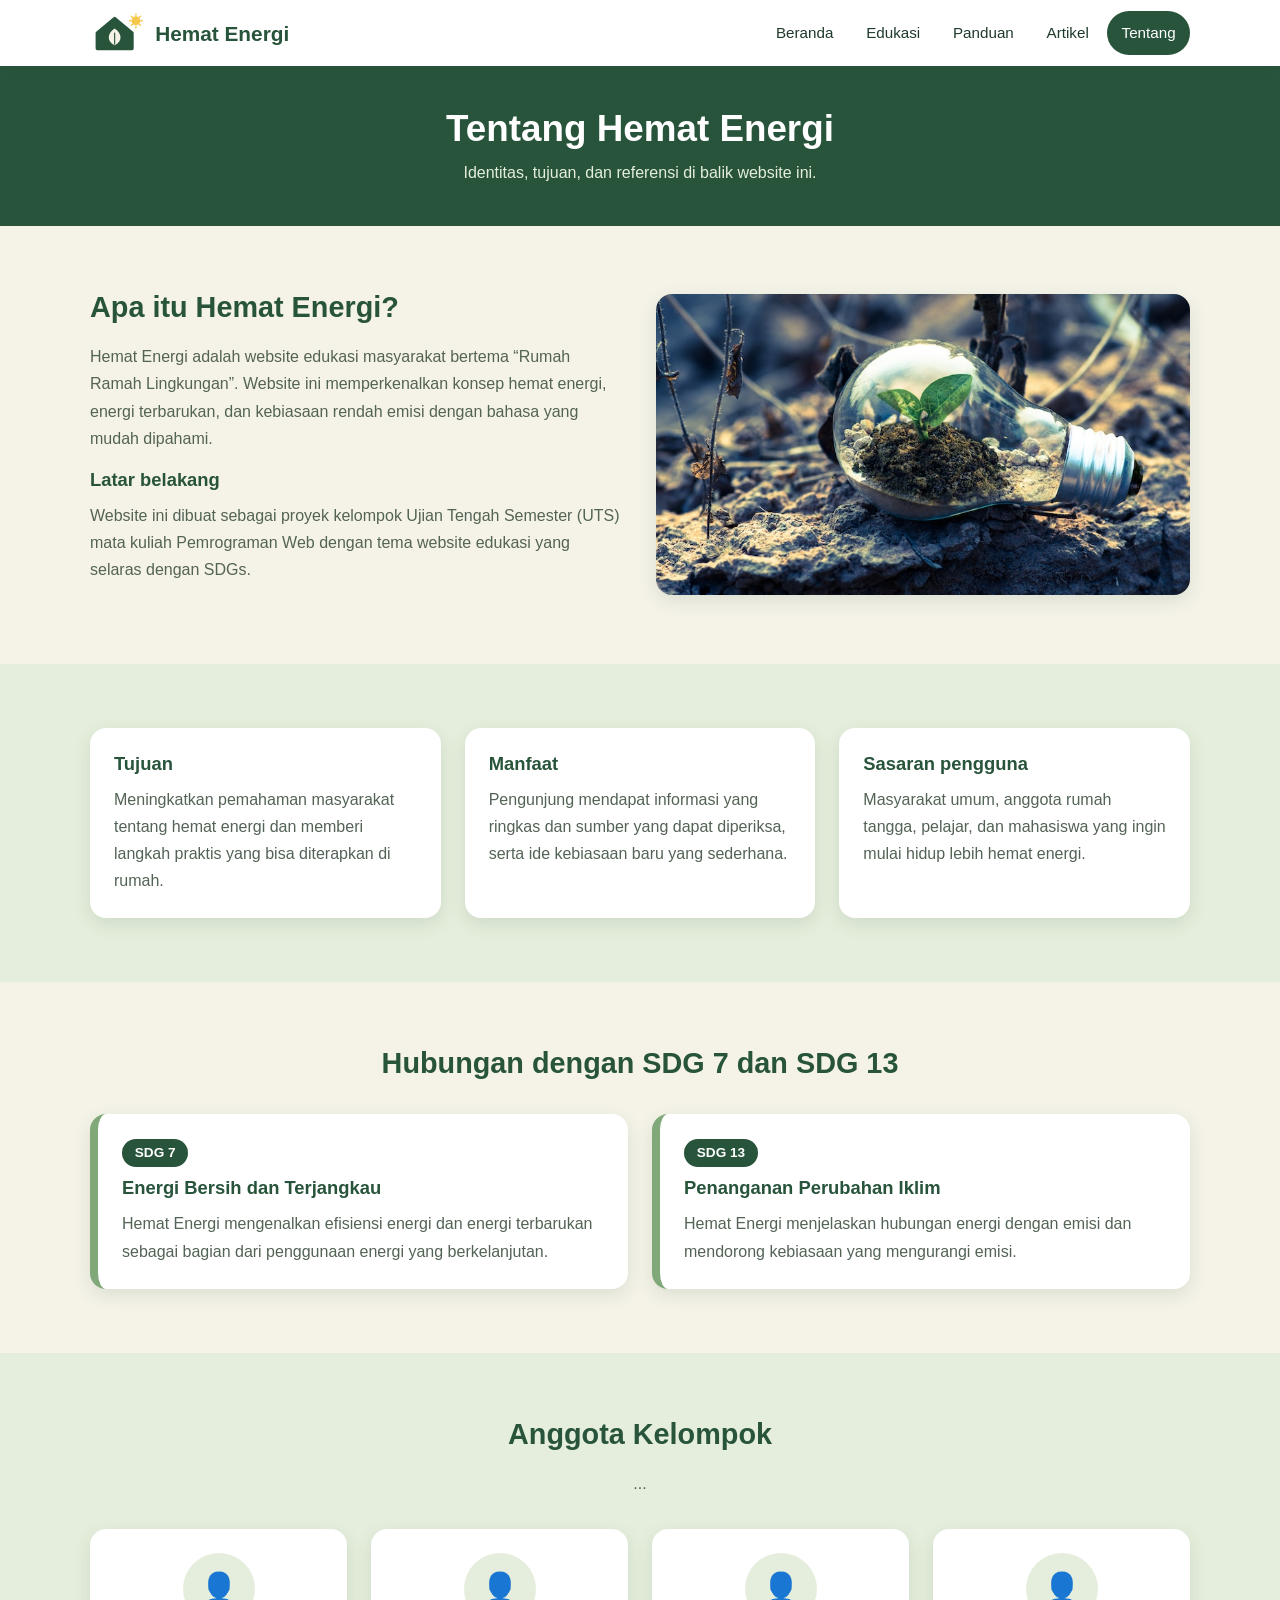
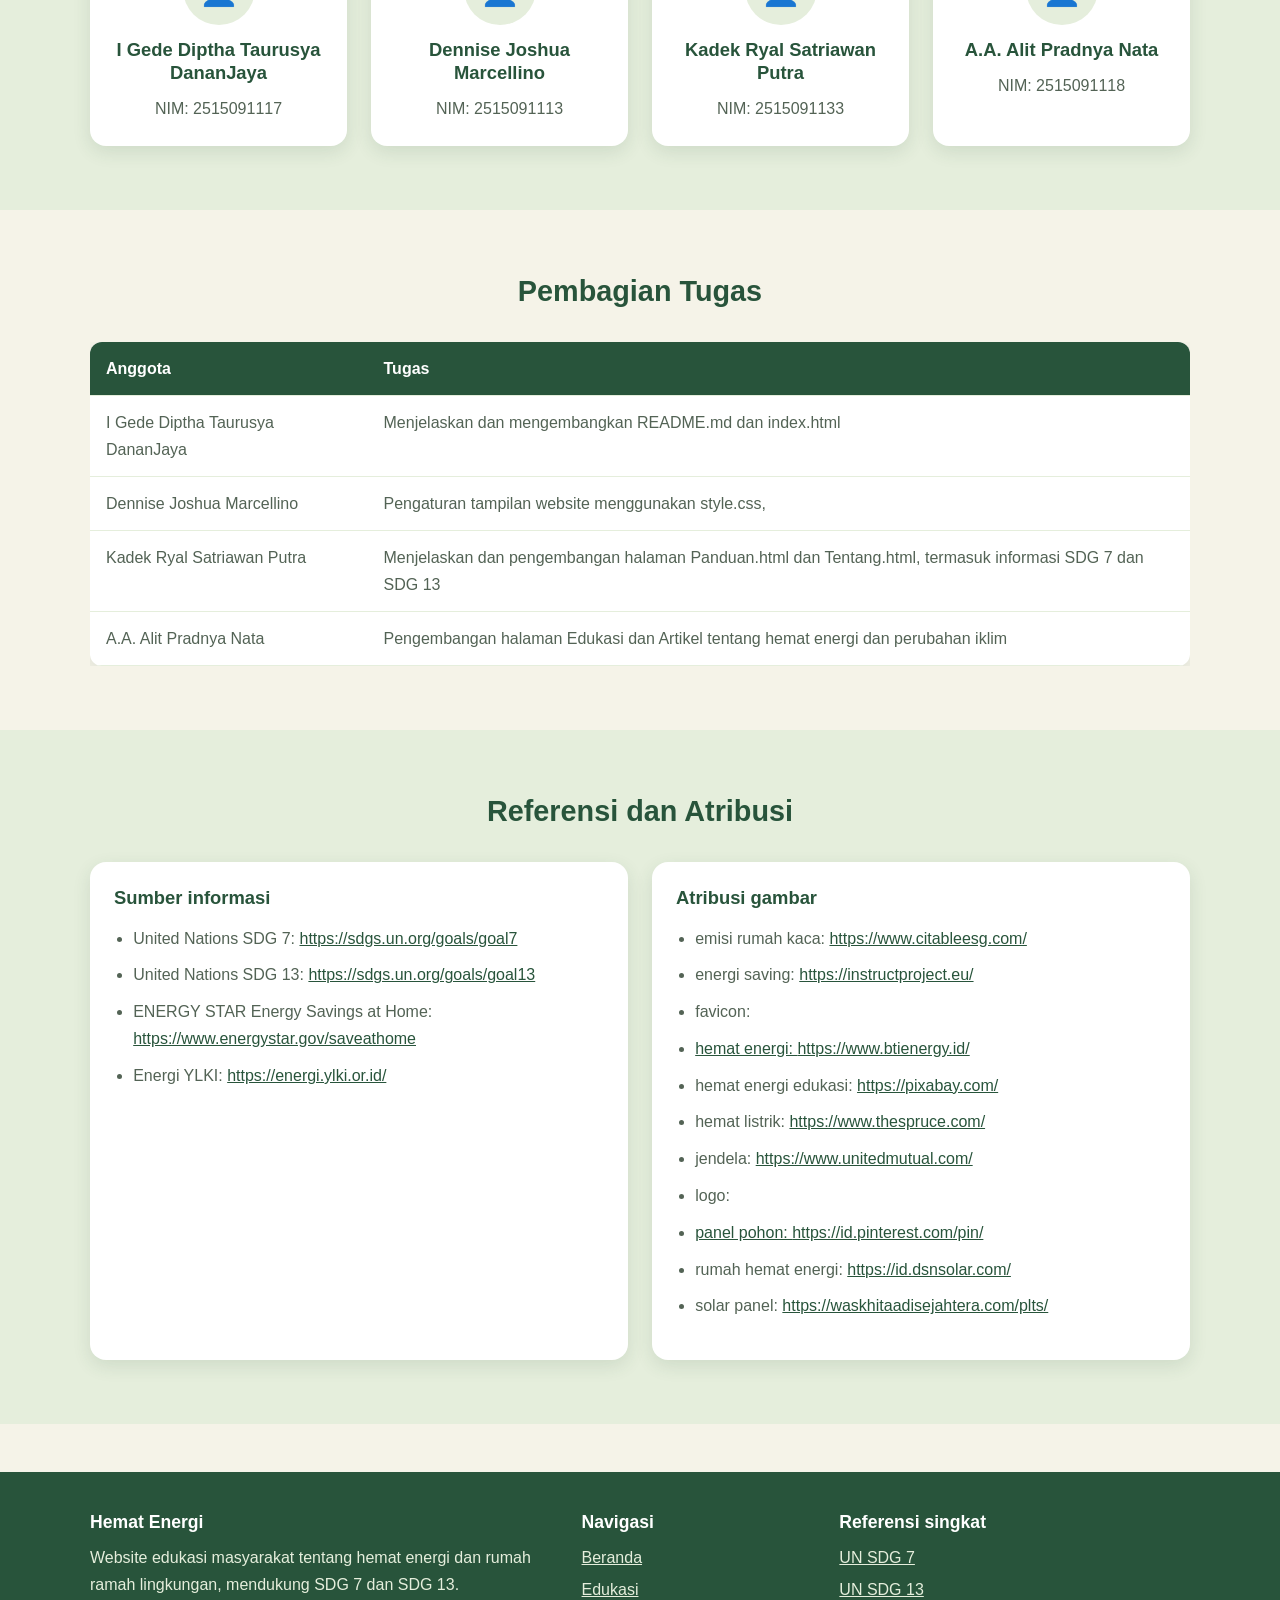
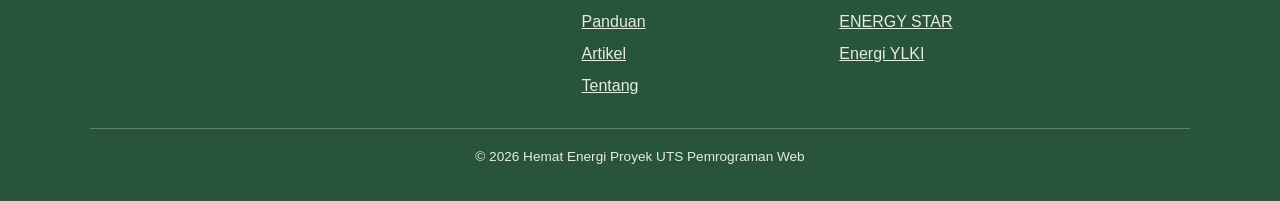
<file: tentang.html>
<!DOCTYPE html>
<html lang="id">
<head>
  <meta charset="UTF-8">
  <meta name="viewport" content="width=device-width, initial-scale=1.0">
  <meta name="description" content="Tentang Hemat Energi: tujuan website, sasaran pengguna, anggota kelompok, referensi, dan atribusi aset.">
  <title>Tentang Hemat Energi</title>
  <link rel="icon" href="images/favicon.svg" type="image/svg+xml">
  <link rel="stylesheet" href="css/style.css">
</head>
<body>
  <a class="skip-link" href="#konten">Lewati ke konten utama</a>

  <header class="site-header">
    <div class="container header-inner">
      <a class="brand" href="index.html"><img src="images/logo.svg" alt="" width="56" height="40"><span>Hemat Energi</span></a>
      <nav aria-label="Navigasi utama">
        <ul class="nav-list">
          <li><a class="nav-link" href="index.html">Beranda</a></li>
          <li><a class="nav-link" href="edukasi.html">Edukasi</a></li>
          <li><a class="nav-link" href="panduan.html">Panduan</a></li>
          <li><a class="nav-link" href="artikel.html">Artikel</a></li>
          <li><a class="nav-link active" href="tentang.html" aria-current="page">Tentang</a></li>
        </ul>
      </nav>
    </div>
  </header>

  <main id="konten">
    <section class="page-banner">
      <div class="container">
        <h1>Tentang Hemat Energi</h1>
        <p>Identitas, tujuan, dan referensi di balik website ini.</p>
      </div>
    </section>

    <section class="section">
      <div class="container split">
        <div>
          <h2>Apa itu Hemat Energi?</h2>
          <p>Hemat Energi adalah website edukasi masyarakat bertema “Rumah Ramah Lingkungan”. Website ini memperkenalkan konsep hemat energi, energi terbarukan, dan kebiasaan rendah emisi dengan bahasa yang mudah dipahami.</p>
          <h3>Latar belakang</h3>
          <p>Website ini dibuat sebagai proyek kelompok Ujian Tengah Semester (UTS) mata kuliah Pemrograman Web dengan tema website edukasi yang selaras dengan SDGs.</p>
        </div>
        <img src="images/hemat-energi.png" alt="Ilustrasi rumah ramah lingkungan dengan panel surya" width="640" height="440" loading="lazy">
      </div>
    </section>

    <section class="section section-alt">
      <div class="container">
        <div class="grid grid-3">
          <article class="card">
            <h3>Tujuan</h3>
            <p>Meningkatkan pemahaman masyarakat tentang hemat energi dan memberi langkah praktis yang bisa diterapkan di rumah.</p>
          </article>
          <article class="card">
            <h3>Manfaat</h3>
            <p>Pengunjung mendapat informasi yang ringkas dan sumber yang dapat diperiksa, serta ide kebiasaan baru yang sederhana.</p>
          </article>
          <article class="card">
            <h3>Sasaran pengguna</h3>
            <p>Masyarakat umum, anggota rumah tangga, pelajar, dan mahasiswa yang ingin mulai hidup lebih hemat energi.</p>
          </article>
        </div>
      </div>
    </section>

    <section class="section">
      <div class="container">
        <div class="section-title"><h2>Hubungan dengan SDG 7 dan SDG 13</h2></div>
        <div class="grid grid-2">
          <article class="card sdg-card"><span class="sdg-number">SDG 7</span><h3>Energi Bersih dan Terjangkau</h3><p>Hemat Energi mengenalkan efisiensi energi dan energi terbarukan sebagai bagian dari penggunaan energi yang berkelanjutan.</p></article>
          <article class="card sdg-card"><span class="sdg-number">SDG 13</span><h3>Penanganan Perubahan Iklim</h3><p>Hemat Energi menjelaskan hubungan energi dengan emisi dan mendorong kebiasaan yang mengurangi emisi.</p></article>
        </div>
      </div>
    </section>

    <section class="section section-alt">
      <div class="container">
        <div class="section-title">
          <h2>Anggota Kelompok</h2>
          <p>...</p>
        </div>
        <div class="grid grid-4">
          <article class="card member-card"><div class="avatar" aria-hidden="true">👤</div><h3>I Gede Diptha Taurusya DananJaya</h3><p>NIM: 2515091117</p></article>
          <article class="card member-card"><div class="avatar" aria-hidden="true">👤</div><h3>Dennise Joshua Marcellino</h3><p>NIM: 2515091113</p></article>
          <article class="card member-card"><div class="avatar" aria-hidden="true">👤</div><h3>Kadek Ryal Satriawan Putra</h3><p>NIM: 2515091133</p></article>
          <article class="card member-card"><div class="avatar" aria-hidden="true">👤</div><h3>A.A. Alit Pradnya Nata</h3><p>NIM: 2515091118</p></article>
        </div>
      </div>
    </section>

    <section class="section">
      <div class="container">
        <div class="section-title"><h2>Pembagian Tugas</h2></div>
        <div class="table-wrap">
          <table>
            <thead><tr><th>Anggota</th><th>Tugas</th></tr></thead>
            <tbody>
              <tr><td>I Gede Diptha Taurusya DananJaya</td><td>Menjelaskan dan mengembangkan README.md dan index.html</td></tr>
              <tr><td>Dennise Joshua Marcellino</td><td>Pengaturan tampilan website menggunakan style.css,</td></tr>
              <tr><td>Kadek Ryal Satriawan Putra</td><td> Menjelaskan dan pengembangan halaman Panduan.html dan Tentang.html, termasuk informasi SDG 7 dan SDG 13</td></tr>
              <tr><td>A.A. Alit Pradnya Nata </td><td>Pengembangan halaman Edukasi dan Artikel tentang hemat energi dan perubahan iklim</td></tr>
            </tbody>
          </table>
        </div>
      </div>
    </section>

    <section class="section section-alt">
      <div class="container">
        <div class="section-title"><h2>Referensi dan Atribusi</h2></div>
        <div class="grid grid-2">
          <article class="card">
            <h3>Sumber informasi</h3>
            <ul class="ref-list">
              <li>United Nations SDG 7: <a href="https://sdgs.un.org/goals/goal7" target="_blank" rel="noopener">https://sdgs.un.org/goals/goal7</a></li>
              <li>United Nations SDG 13: <a href="https://sdgs.un.org/goals/goal13" target="_blank" rel="noopener">https://sdgs.un.org/goals/goal13</a></li>
              <li>ENERGY STAR Energy Savings at Home: <a href="https://www.energystar.gov/saveathome" target="_blank" rel="noopener">https://www.energystar.gov/saveathome</a></li>
              <li>Energi YLKI: <a href="https://energi.ylki.or.id/" target="_blank" rel="noopener">https://energi.ylki.or.id/</a></li>
            </ul>
          </article>
          <article class="card">
            <h3>Atribusi gambar </h3>
            <ul class="ref-list">
              <li>emisi rumah kaca: <a href="https://www.citableesg.com/news/ghg-protocol-iso-to-combine-carbon-accounting-standards" target="_blank" rel="noopener">https://www.citableesg.com/</a></li>
              <li>energi saving: <a href="https://instructproject.eu/2022/09/23/give-your-opinion-on-the-energy-renovation-of-your-home/" target="_blank" rel="noopener">https://instructproject.eu/</a></li>
              <li>favicon: <a href="" target="_blank" rel="noopener"></li>
              <li>hemat energi: <a href="https://www.btienergy.id/mengintip-masa-depan-energi-terbarukan-potensi-dan-inovasinya/" target="_blank" rel="noopener">https://www.btienergy.id/</a></li>
              <li>hemat energi edukasi: <a href="https://pixabay.com/id/photos/hemat-energi-mendaur-ulang-sampah-7437499/" target="_blank" rel="noopener">https://pixabay.com/</a></li>
              <li>hemat listrik: <a href="https://www.thespruce.com/what-the-heck-is-a-mini-split-11987616" target="_blank" rel="noopener">https://www.thespruce.com/</a></li>
              <li>jendela: <a href="https://www.unitedmutual.com/our-products/p/style-01-ej5na-4mcww" target="_blank" rel="noopener">https://www.unitedmutual.com/</a></li>
              <li>logo: <a href="" target="_blank" rel="noopener"></li>
              <li>panel pohon: <a href="https://id.pinterest.com/pin/1027946683668218563/" target="_blank" rel="noopener">https://id.pinterest.com/pin/</a></li>
              <li>rumah hemat energi: <a href="https://id.dsnsolar.com/info/the-netherlands-to-hit-180-gw-of-installed-sol-81227705.html" target="_blank" rel="noopener">https://id.dsnsolar.com/</a></li>
              <li>solar panel: <a href="https://waskhitaadisejahtera.com/plts/" target="_blank" rel="noopener">https://waskhitaadisejahtera.com/plts/</a></li>
            </ul>
          </article>
        </div>
      </div>
    </section>
  </main>

  <footer class="site-footer">
    <div class="container">
      <div class="footer-grid">
        <div>
          <h2>Hemat Energi</h2>
          <p>Website edukasi masyarakat tentang hemat energi dan rumah ramah lingkungan, mendukung SDG 7 dan SDG 13.</p>
        </div>
        <nav aria-label="Navigasi footer">
          <h2>Navigasi</h2>
          <ul class="footer-links">
            <li><a href="index.html">Beranda</a></li>
            <li><a href="edukasi.html">Edukasi</a></li>
            <li><a href="panduan.html">Panduan</a></li>
            <li><a href="artikel.html">Artikel</a></li>
            <li><a href="tentang.html">Tentang</a></li>
          </ul>
        </nav>
        <div>
          <h2>Referensi singkat</h2>
          <ul class="footer-links">
            <li><a href="https://sdgs.un.org/goals/goal7" target="_blank" rel="noopener">UN SDG 7</a></li>
            <li><a href="https://sdgs.un.org/goals/goal13" target="_blank" rel="noopener">UN SDG 13</a></li>
            <li><a href="https://www.energystar.gov/saveathome" target="_blank" rel="noopener">ENERGY STAR</a></li>
            <li><a href="https://energi.ylki.or.id/" target="_blank" rel="noopener">Energi YLKI</a></li>
          </ul>
        </div>
      </div>
      <p class="footer-bottom">© 2026 Hemat Energi Proyek UTS Pemrograman Web</p>
    </div>
  </footer>
</body>
</html>
</file>
<file: css/style.css>
:root {
  --green-dark: #28543B;
  --green-leaf: #80A879;
  --green-light: #E5EEDC;
  --cream: #F5F3E8;
  --white: #FFFFFF;
  --text: #536355;
  --text-strong: #1F3A2A;
  --radius: 16px;
  --shadow: 0 6px 18px rgba(40, 84, 59, 0.12);
  --shadow-hover: 0 10px 24px rgba(40, 84, 59, 0.2);
  --font: "Poppins", Arial, Helvetica, sans-serif;
  --space: 1.25rem;
}

*, *::before, *::after { box-sizing: border-box; }
html { scroll-behavior: smooth; }
body {
  margin: 0;
  font-family: var(--font);
  font-size: 1rem;
  line-height: 1.7;
  color: var(--text);
  background: var(--cream);
}
img { max-width: 100%; height: auto; display: block; }
h1, h2, h3 { color: var(--green-dark); line-height: 1.25; margin: 0 0 0.6em; }
h1 { font-size: 1.9rem; }
h2 { font-size: 1.5rem; }
h3 { font-size: 1.15rem; }
p { margin: 0 0 1em; }
a { color: var(--green-dark); }
ul { padding-left: 1.2rem; }

a:focus-visible, button:focus-visible, summary:focus-visible, input:focus-visible {
  outline: 3px solid var(--green-dark);
  outline-offset: 3px;
  border-radius: 6px;
}

.container { width: 100%; max-width: 1140px; margin: 0 auto; padding: 0 var(--space); }
.section { padding: 3rem 0; }
.section-alt { background: var(--green-light); }
.section-title { text-align: center; margin-bottom: 2rem; }
.section-title p { max-width: 640px; margin: 0 auto; }
.eyebrow {
  display: inline-block; font-size: 0.8rem; font-weight: 700; letter-spacing: 0.08em;
  text-transform: uppercase; color: var(--green-leaf); margin-bottom: 0.4rem;
}
.skip-link {
  position: absolute; left: -999px; top: 0; background: var(--green-dark);
  color: var(--white); padding: 0.6rem 1rem; z-index: 100;
}
.skip-link:focus { left: 0; }

.site-header {
  background: var(--white); position: sticky; top: 0; z-index: 50;
  box-shadow: 0 2px 10px rgba(40, 84, 59, 0.1);
}
.header-inner {
  display: flex; flex-direction: column; align-items: center; gap: 0.5rem; padding-top: 0.7rem; padding-bottom: 0.7rem;
}
.brand img { width: auto; height: 40px; }
.brand {
  display: flex; align-items: center; gap: 0.6rem; text-decoration: none;
  font-weight: 700; font-size: 1.3rem; color: var(--green-dark);
}
.nav-list {
  list-style: none; margin: 0; padding: 0;
  display: flex; flex-wrap: wrap; justify-content: center; gap: 0.25rem;
}
.nav-link {
  display: block; padding: 0.55rem 0.9rem; min-height: 44px; line-height: 1.7;
  text-decoration: none; font-weight: 500; font-size: 0.95rem;
  color: var(--text-strong); border-radius: 999px; transition: background 0.2s, color 0.2s;
}
.nav-link:hover { background: var(--green-light); }
.nav-link.active { background: var(--green-dark); color: var(--white); }

.btn {
  display: inline-block; padding: 0.8rem 1.6rem; min-height: 44px;
  border-radius: 999px; font-weight: 600; text-decoration: none;
  border: 2px solid var(--green-dark); transition: transform 0.2s, background 0.2s, color 0.2s, box-shadow 0.2s;
}
.btn-primary { background: var(--green-dark); color: var(--white); }
.btn-primary:hover { background: #1d3f2c; transform: translateY(-2px); box-shadow: var(--shadow-hover); }
.btn-outline { background: transparent; color: var(--green-dark); }
.btn-outline:hover { background: var(--green-dark); color: var(--white); transform: translateY(-2px); }
.btn-row { display: flex; flex-wrap: wrap; gap: 0.8rem; margin-top: 1.2rem; }

.hero { background: linear-gradient(180deg, var(--green-light), var(--cream)); padding: 2.5rem 0 3rem; }
.hero-grid { display: grid; grid-template-columns: 1fr; gap: 2rem; align-items: center; }
.hero h1 { font-size: 2.2rem; }
.hero p.lead { font-size: 1.1rem; }
.hero-img { border-radius: var(--radius); box-shadow: var(--shadow); background: var(--white); }

.page-banner { background: var(--green-dark); color: var(--white); padding: 2.5rem 0; text-align: center; }
.page-banner h1 { color: var(--white); margin-bottom: 0.4rem; }
.page-banner p { margin: 0 auto; max-width: 640px; color: var(--green-light); }

.grid { display: grid; gap: 1.5rem; grid-template-columns: 1fr; }
.card {
  background: var(--white); border-radius: var(--radius); padding: 1.5rem;
  box-shadow: var(--shadow); transition: transform 0.25s, box-shadow 0.25s;
}
.card:hover { transform: translateY(-4px); box-shadow: var(--shadow-hover); }
.card-icon {
  display: inline-flex; align-items: center; justify-content: center;
  width: 56px; height: 56px; font-size: 1.7rem; border-radius: 50%;
  background: var(--green-light); margin-bottom: 0.8rem;
}
.card img { border-radius: 12px; margin-bottom: 1rem; width: 100%; }
.card p:last-child { margin-bottom: 0; }

.sdg-card { border-left: 8px solid var(--green-leaf); }
.sdg-number {
  display: inline-block; background: var(--green-dark); color: var(--white);
  font-weight: 700; padding: 0.15rem 0.8rem; border-radius: 999px; font-size: 0.85rem; margin-bottom: 0.6rem;
}

.split { display: grid; grid-template-columns: 1fr; gap: 2rem; align-items: center; }
.split img { border-radius: var(--radius); box-shadow: var(--shadow); background: var(--white); }

.cta {
  background: var(--green-dark); color: var(--green-light); text-align: center;
  border-radius: var(--radius); padding: 2.5rem 1.5rem;
}
.cta h2 { color: var(--white); }

.tip-group { margin-bottom: 2.5rem; }
.tip-group h2 { display: flex; align-items: center; gap: 0.6rem; }
.tip-card h3 { margin-bottom: 0.3rem; }

.checklist { list-style: none; padding: 0; margin: 0; }
.checklist li { margin-bottom: 0.4rem; }
.checklist label {
  display: flex; align-items: flex-start; gap: 0.8rem; background: var(--white);
  padding: 0.9rem 1rem; border-radius: 12px; box-shadow: var(--shadow); cursor: pointer; min-height: 44px;
}
.checklist input { width: 22px; height: 22px; margin-top: 0.2rem; accent-color: var(--green-dark); flex-shrink: 0; }
.checklist input:checked + span { text-decoration: line-through; color: var(--green-leaf); }
.note {
  background: var(--green-light); border-left: 6px solid var(--green-leaf);
  padding: 0.8rem 1rem; border-radius: 8px; font-size: 0.92rem; margin-top: 1rem;
}

.toc { display: flex; flex-wrap: wrap; gap: 0.6rem; justify-content: center; margin-bottom: 2rem; padding: 0; list-style: none; }
.toc a {
  display: block; padding: 0.5rem 1rem; background: var(--white); border-radius: 999px;
  text-decoration: none; box-shadow: var(--shadow); font-size: 0.92rem; transition: background 0.2s;
}
.toc a:hover { background: var(--green-light); }
.article {
  background: var(--white); border-radius: var(--radius); box-shadow: var(--shadow);
  padding: 1.5rem; margin-bottom: 2rem; scroll-margin-top: 150px;
}
.article img { border-radius: 12px; margin-bottom: 1rem; width: 100%; max-height: 320px; object-fit: contain; background: var(--green-light); }
.article .summary { font-weight: 500; color: var(--text-strong); border-left: 5px solid var(--green-leaf); padding-left: 1rem; }
.article .source { font-size: 0.9rem; border-top: 1px dashed var(--green-leaf); padding-top: 0.8rem; margin-top: 1.2rem; }

details {
  background: var(--white); border-radius: 12px; box-shadow: var(--shadow);
  margin-bottom: 0.8rem; padding: 0 1.2rem;
}
summary { cursor: pointer; font-weight: 600; color: var(--green-dark); padding: 1rem 0; min-height: 44px; }
details[open] summary { border-bottom: 1px solid var(--green-light); margin-bottom: 0.8rem; }

.member-card { text-align: center; }
.avatar {
  width: 72px; height: 72px; border-radius: 50%; background: var(--green-light);
  display: flex; align-items: center; justify-content: center; font-size: 2rem; margin: 0 auto 0.8rem;
}
.table-wrap { overflow-x: auto; }
table { width: 100%; border-collapse: collapse; background: var(--white); border-radius: 12px; overflow: hidden; box-shadow: var(--shadow); }
th, td { text-align: left; padding: 0.8rem 1rem; border-bottom: 1px solid var(--green-light); vertical-align: top; }
th { background: var(--green-dark); color: var(--white); }
.ref-list li { margin-bottom: 0.6rem; overflow-wrap: anywhere; }

.site-footer { background: var(--green-dark); color: var(--green-light); padding: 2.5rem 0 1.2rem; margin-top: 3rem; }
.site-footer h2 { color: var(--white); font-size: 1.1rem; }
.site-footer a { color: var(--green-light); }
.site-footer a:hover { color: var(--white); }
.footer-grid { display: grid; grid-template-columns: 1fr; gap: 1.5rem; }
.footer-links { list-style: none; padding: 0; margin: 0; }
.footer-links li { margin-bottom: 0.3rem; }
.footer-bottom { border-top: 1px solid rgba(229, 238, 220, 0.3); margin-top: 1.5rem; padding-top: 1rem; font-size: 0.85rem; text-align: center; }
.site-footer .container > .footer-grid a { overflow-wrap: anywhere; }


@media (min-width: 768px) {
  h1 { font-size: 2.3rem; }
  h2 { font-size: 1.8rem; }
  .header-inner { flex-direction: row; justify-content: space-between; }
  .grid-2 { grid-template-columns: repeat(2, 1fr); }
  .grid-3 { grid-template-columns: repeat(2, 1fr); }
  .grid-4 { grid-template-columns: repeat(2, 1fr); }
  .split { grid-template-columns: 1fr 1fr; }
  .footer-grid { grid-template-columns: repeat(2, 1fr); }
  .article { padding: 2rem; }
  .hero h1 { font-size: 2.6rem; }
}

@media (min-width: 1024px) {
  .hero-grid { grid-template-columns: 1.1fr 1fr; }
  .hero h1 { font-size: 3rem; }
  .grid-3 { grid-template-columns: repeat(3, 1fr); }
  .grid-4 { grid-template-columns: repeat(4, 1fr); }
  .footer-grid { grid-template-columns: 2fr 1fr 1.5fr; }
  .section { padding: 4rem 0; }
}

@media (max-width: 380px) {
  .hero h1 { font-size: 1.9rem; }
  .nav-link { padding: 0.5rem 0.7rem; font-size: 0.9rem; }
}


@keyframes fade-in {
  from { opacity: 0; }
  to   { opacity: 1; }
}

@keyframes fade-up {
  from { opacity: 0; translate: 0 24px; }
  to   { opacity: 1; translate: 0 0; }
}
@keyframes fade-scale {
  from { opacity: 0; scale: 0.96; }
  to   { opacity: 1; scale: 1; }
}

body { animation: fade-in 0.5s ease-out both; }

.hero .eyebrow,
.hero h1,
.hero p.lead,
.hero .btn-row,
.page-banner h1,
.page-banner p { animation: fade-up 0.7s ease-out both; }
.hero .eyebrow { animation-delay: 0.05s; }
.hero h1, .page-banner h1 { animation-delay: 0.15s; }
.hero p.lead, .page-banner p { animation-delay: 0.3s; }
.hero .btn-row { animation-delay: 0.45s; }
.hero-img { animation: fade-scale 0.9s ease-out 0.3s both; }

.nav-link { transition: background 0.3s ease, color 0.3s ease, transform 0.2s ease; }
.nav-link:hover { transform: translateY(-1px); }
.brand img { transition: transform 0.4s ease; }
.brand:hover img { transform: rotate(-8deg) scale(1.08); }
.card-icon { transition: transform 0.3s ease, background 0.3s ease; }
.card:hover .card-icon { transform: scale(1.1) rotate(-4deg); background: var(--green-leaf); }
.card img, .split img, .article img { transition: transform 0.5s ease; }
.card:hover img { transform: scale(1.03); }
.toc a { transition: background 0.25s ease, transform 0.25s ease; }
.toc a:hover { transform: translateY(-2px); }
.checklist label { transition: background 0.25s ease, transform 0.2s ease; }
.checklist label:hover { background: var(--green-light); transform: translateX(4px); }
.checklist span { transition: color 0.3s ease; }
.site-footer a { transition: color 0.2s ease; }
.btn:active { transform: translateY(0) scale(0.98); }

summary { list-style: none; display: flex; justify-content: space-between; align-items: center; gap: 1rem; }
summary::-webkit-details-marker { display: none; }
summary::after {
  content: "+"; font-size: 1.4rem; line-height: 1; color: var(--green-leaf);
  transition: transform 0.3s ease;
}
details[open] summary::after { transform: rotate(45deg); }

@supports (interpolate-size: allow-keywords) {
  details { interpolate-size: allow-keywords; }
  details::details-content {
    block-size: 0; overflow: clip; opacity: 0;
    transition: block-size 0.35s ease, opacity 0.35s ease, content-visibility 0.35s allow-discrete;
  }
  details[open]::details-content { block-size: auto; opacity: 1; }
}

@supports (animation-timeline: view()) {
  .section-title,
  .card,
  .article,
  .split > *,
  .cta,
  .checklist li,
  .tip-group > h2 {
    animation: fade-up linear both;
    animation-timeline: view();
    animation-range: entry 0% entry 35%;
  }
  .hero .card, .page-banner .card { animation: none; }
}

@media (prefers-reduced-motion: reduce) {
  *, *::before, *::after {
    transition: none !important;
    animation: none !important;
    scroll-behavior: auto !important;
  }
}
</file>
